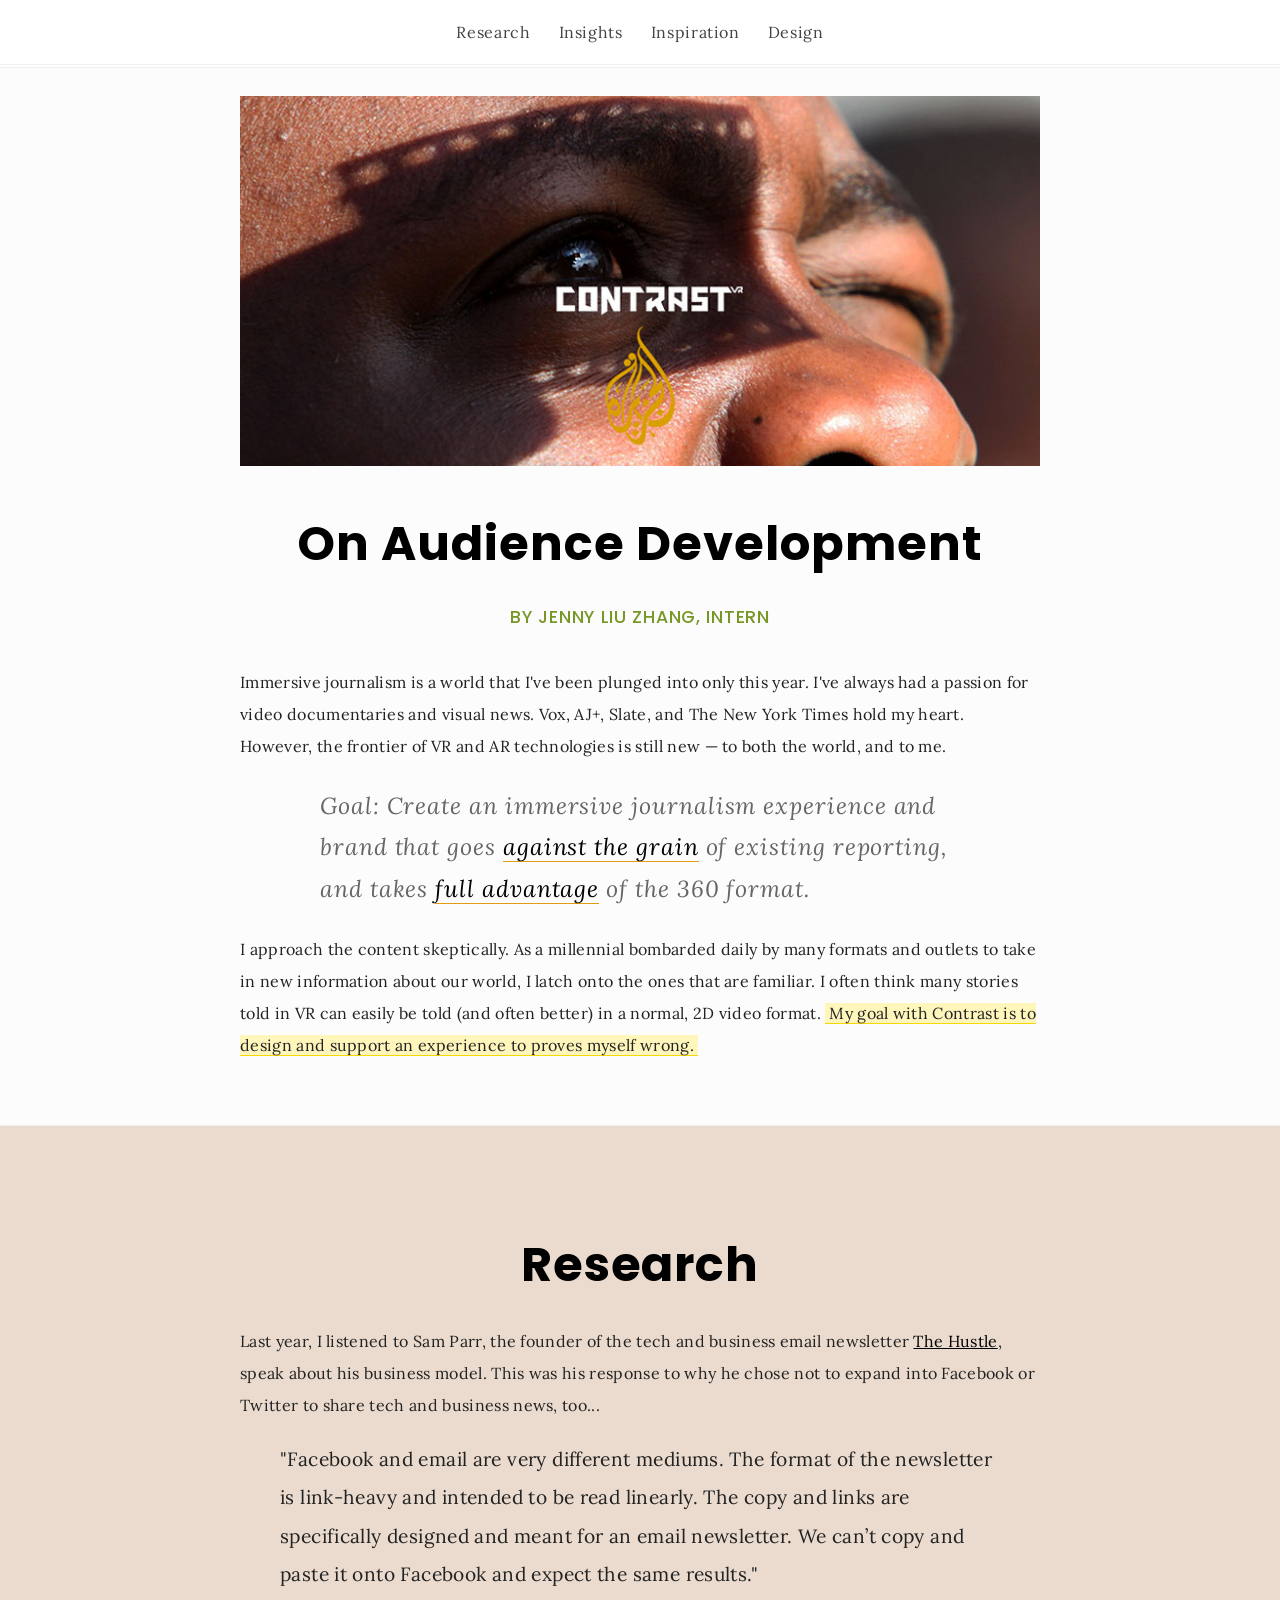
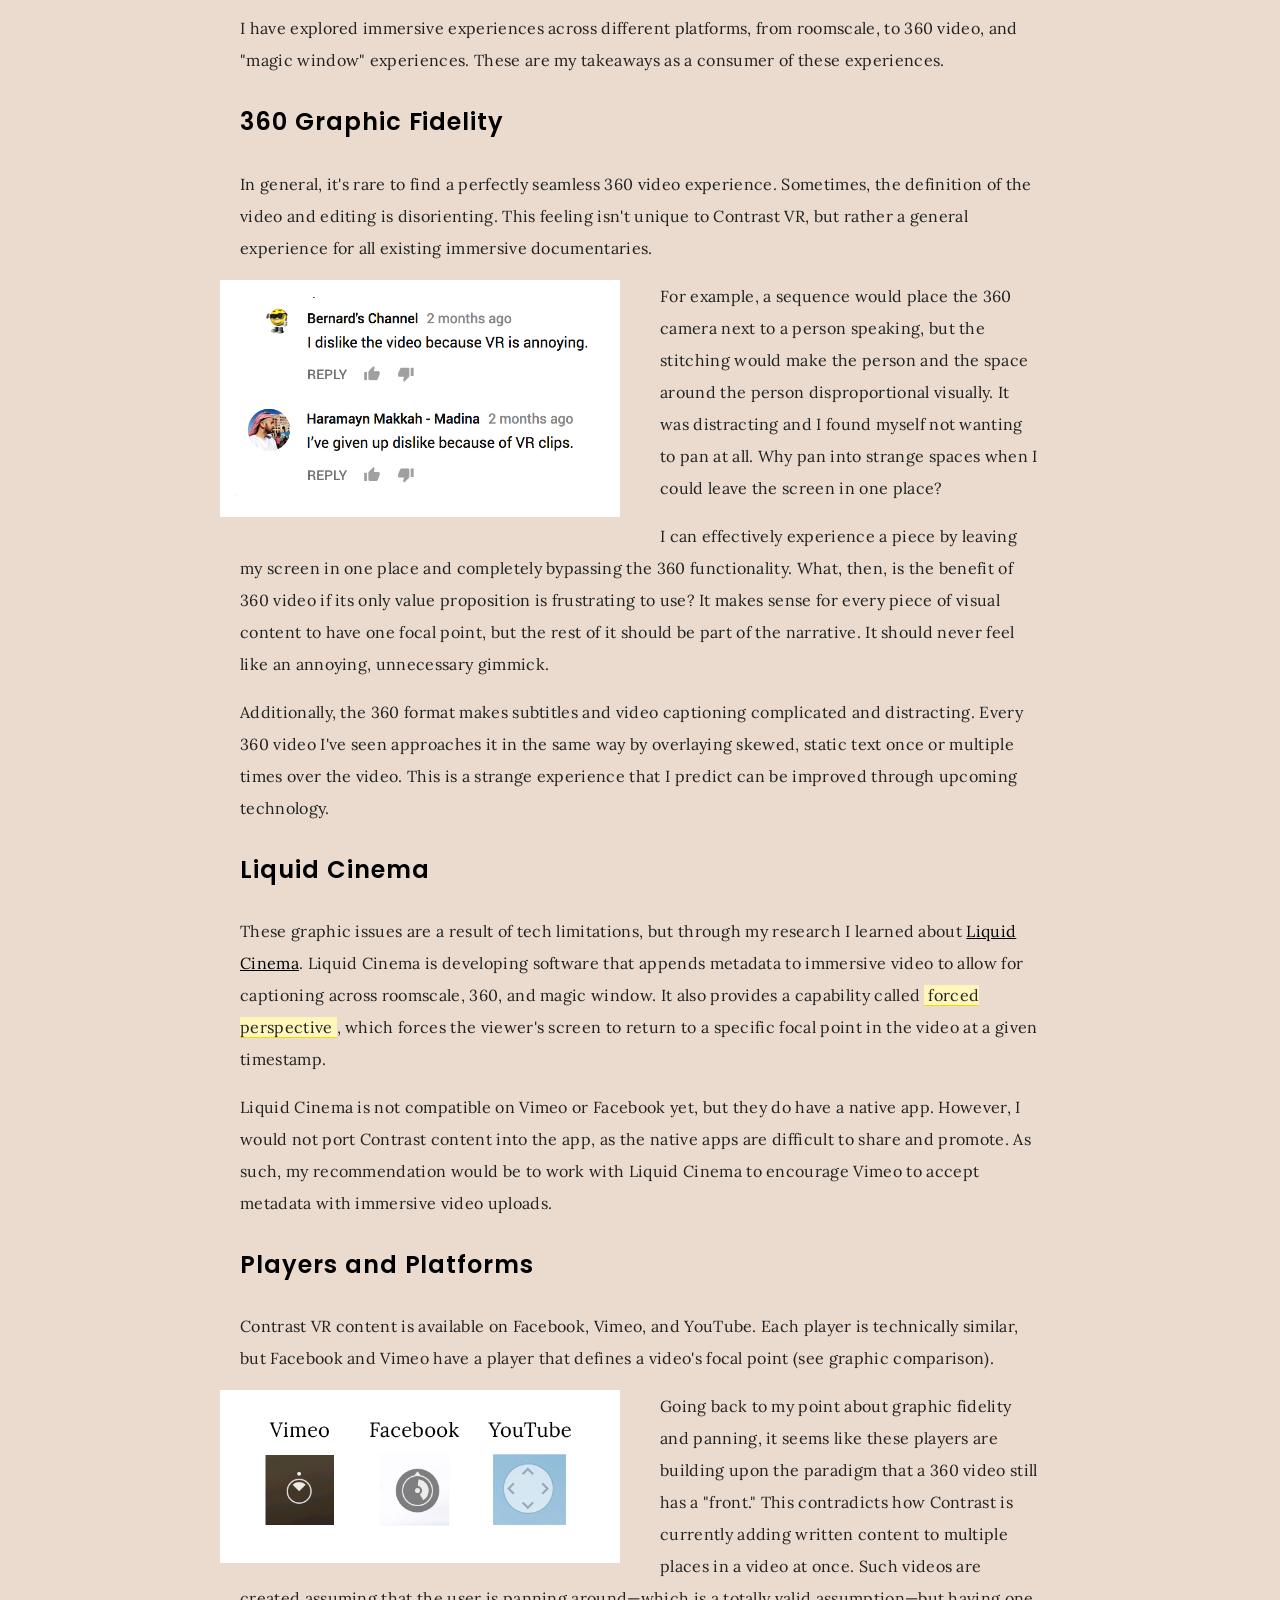
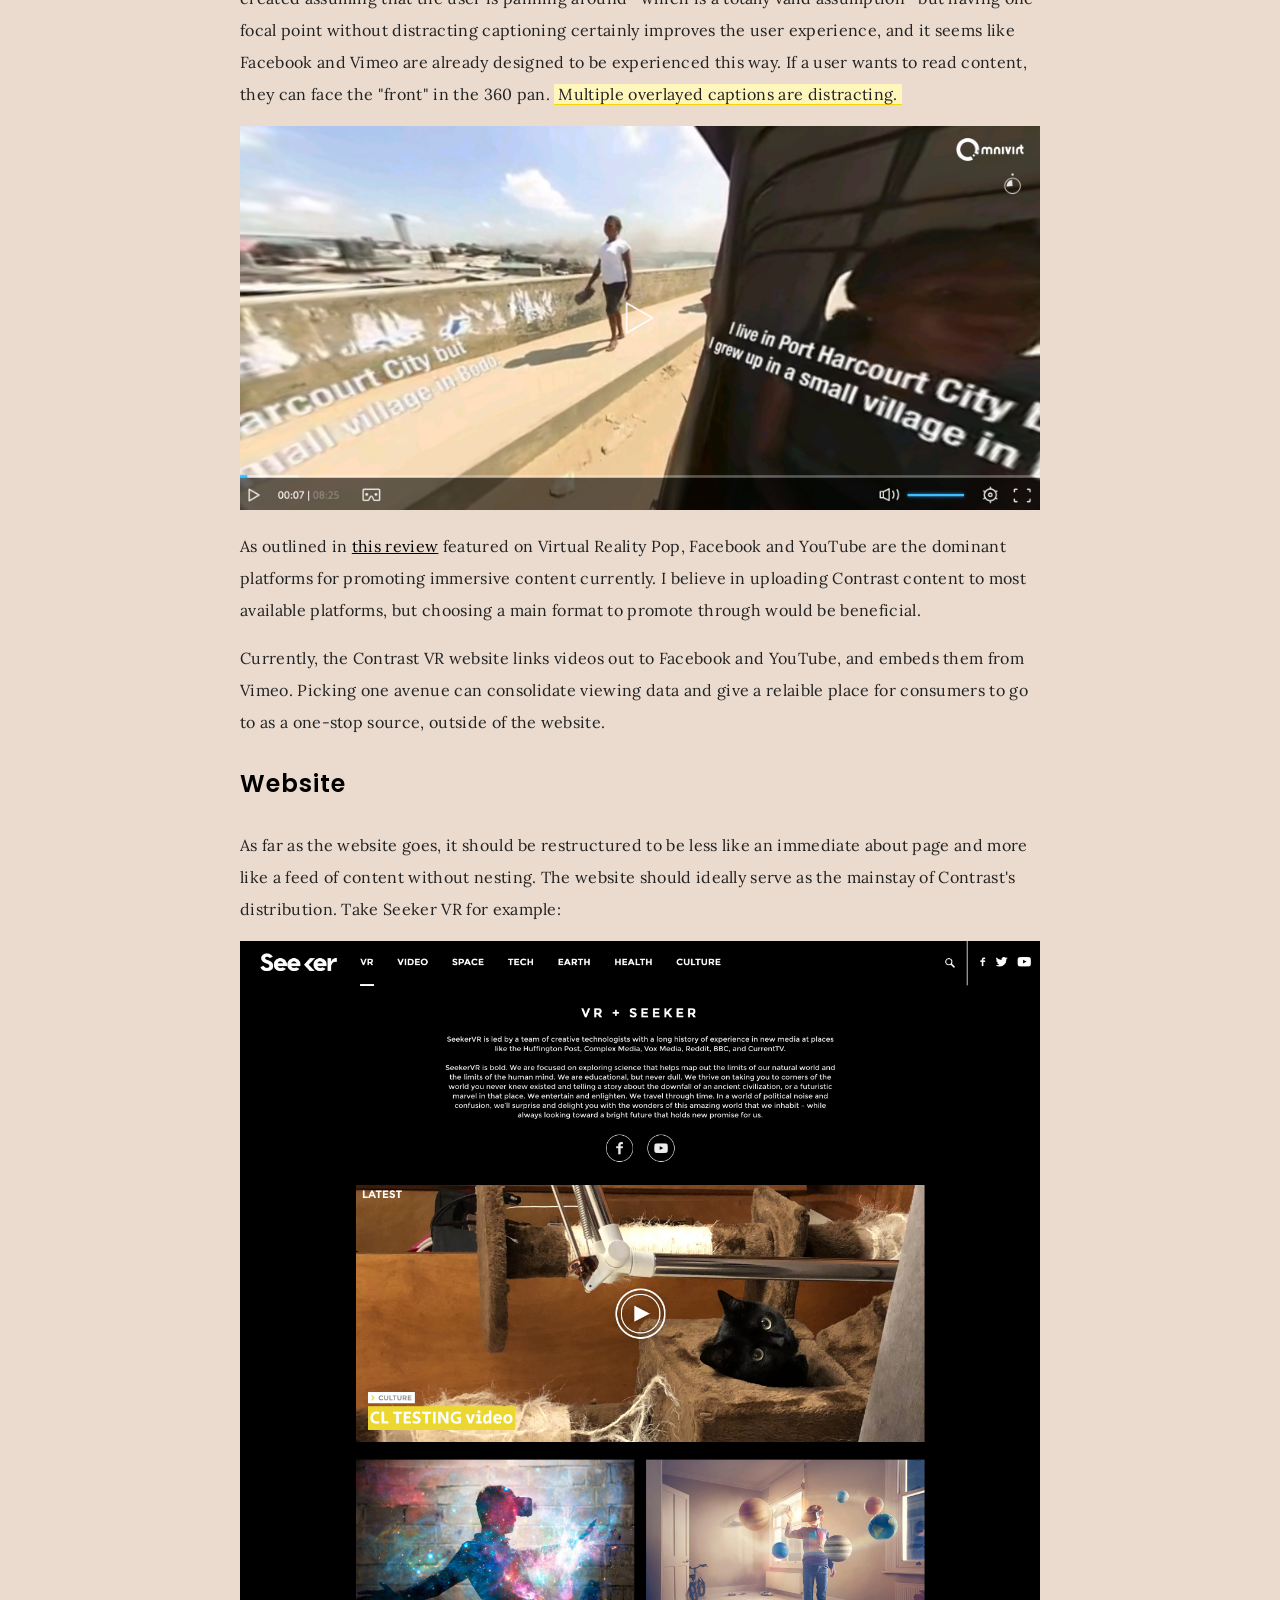
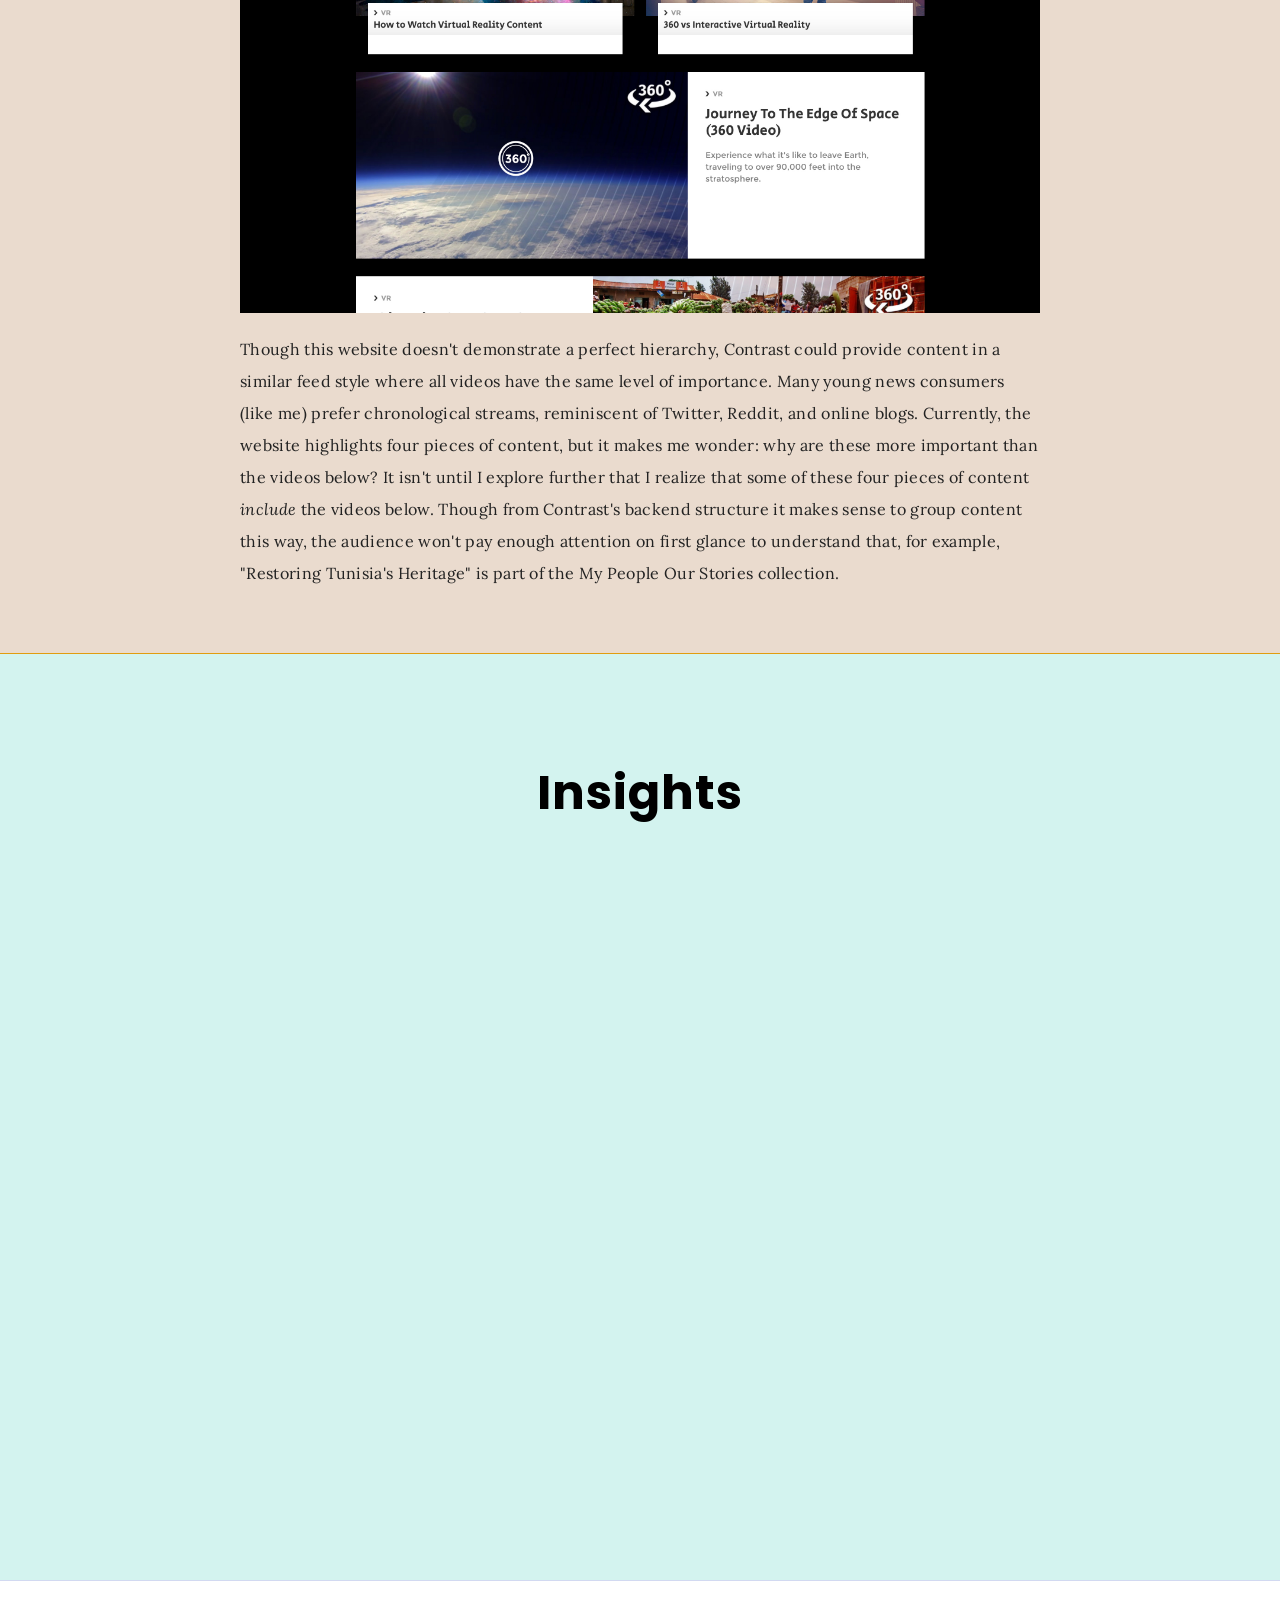
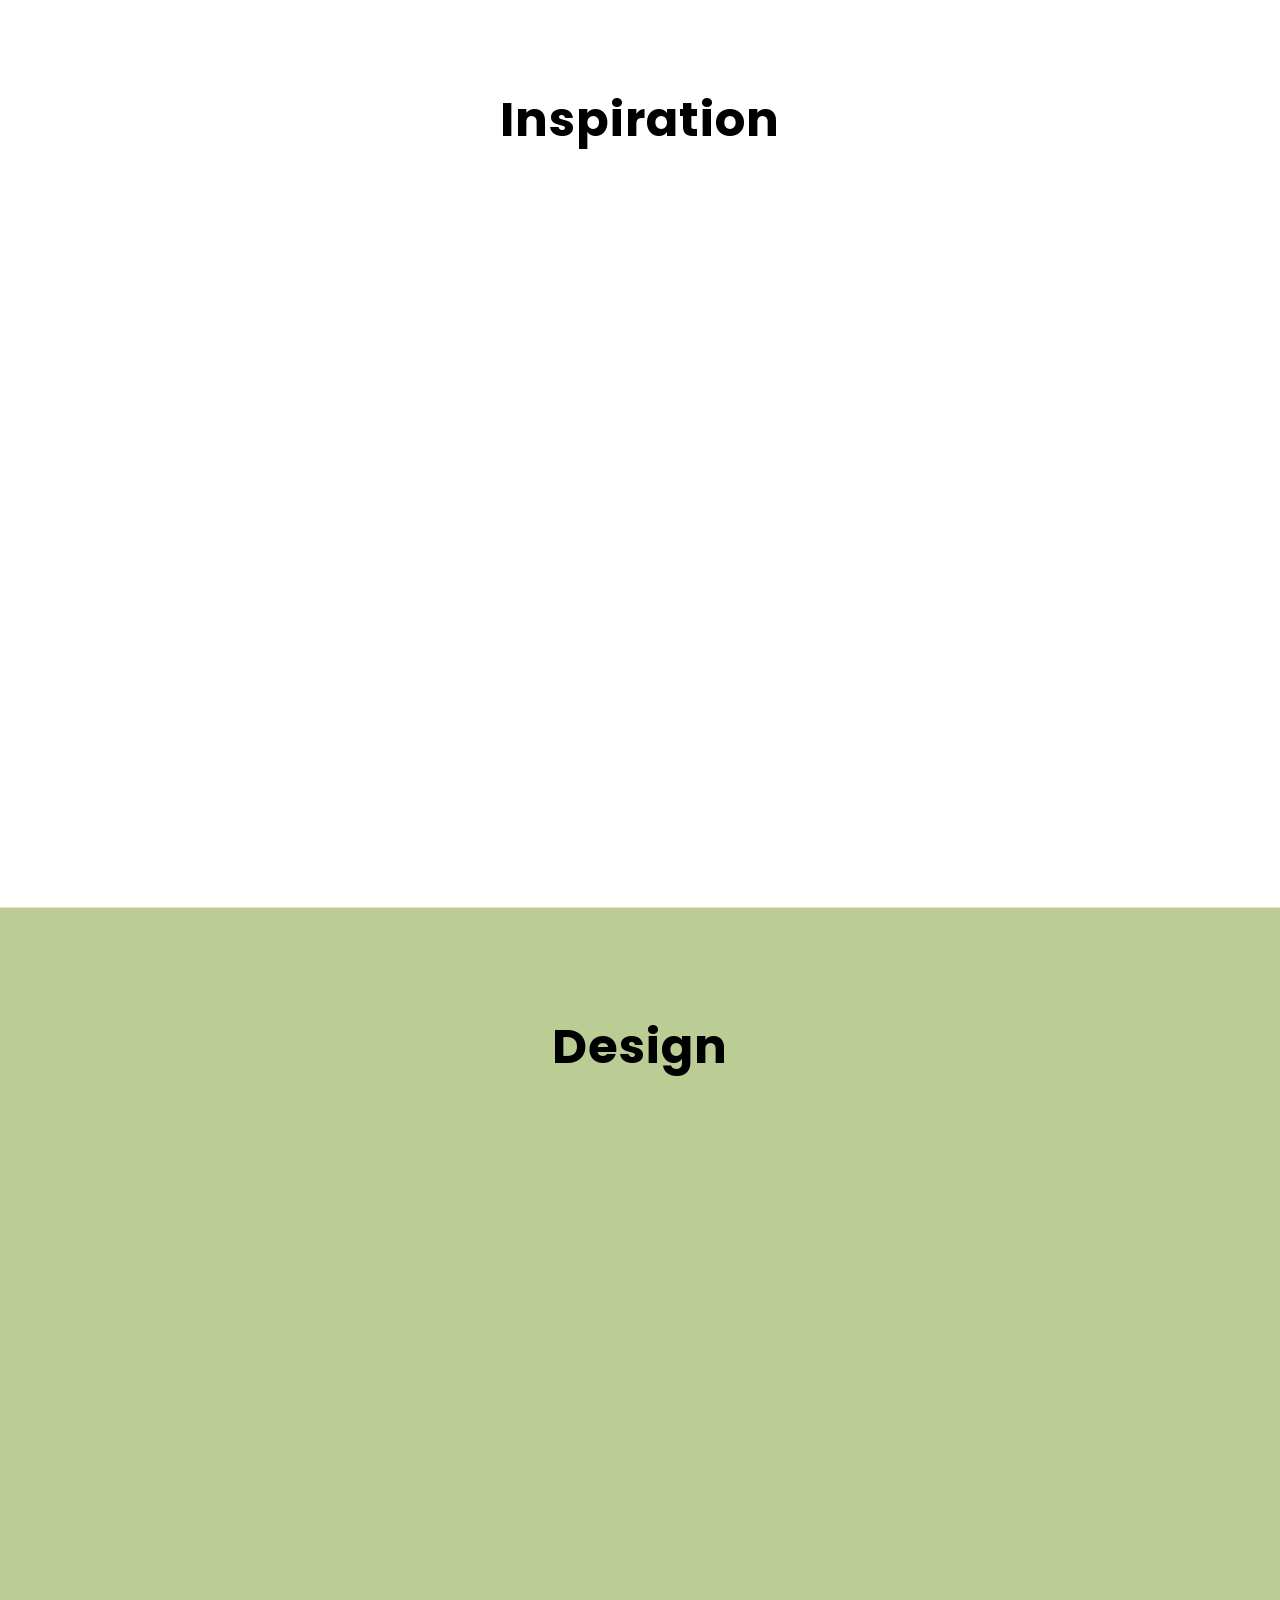
<file: contrast/index.html>
<!DOCTYPE html>
	<head>
		<title>Jenny's Contrast VR Research</title>
		<link href="https://fonts.googleapis.com/css?family=Lora:400,400i|Poppins:400,500,600,700" rel="stylesheet">
		<link href="style.css" rel="stylesheet">
	</head>
	<body>
		<nav>
			<a href="#research">Research</a>
			<a href="#insights">Insights</a>
			<a href="#inspiration">Inspiration</a>
			<a href="#design">Design</a>
		</nav>

		<div class="slide intro">
			<div class="wrap">
				<img src="img/cover.jpg" alt="">
				<h1>On Audience Development</h1>
				<h2>By Jenny Liu Zhang, Intern</h2>
				<p>Immersive journalism is a world that I've been plunged into only this year. I've always had a passion for video documentaries and visual news. Vox, AJ+, Slate, and The New York Times hold my heart. However, the frontier of VR and AR technologies is still new &mdash; to both the world, and to me.</p>
				<h4>Goal: Create an immersive journalism experience and brand that goes <span class="underline">against the grain</span> of existing reporting, and takes <span class="underline">full advantage</span> of the 360 format.</h4>
				<p>I approach the content skeptically. As a millennial bombarded daily by many formats and outlets to take in new information about our world, I latch onto the ones that are familiar. I often think many stories told in VR can easily be told (and often better) in a normal, 2D video format. <span class="highlight">My goal with Contrast is to design and support an experience to proves myself wrong.</span></p>
			</div>
		</div>

		<div id="research" class="slide research">
			<div class="wrap">
				<h1>Research</h1>
				<p>Last year, I listened to Sam Parr, the founder of the tech and business email newsletter <a href="http://thehustle.com" target="_blank">The Hustle</a>, speak about his business model. This was his response to why he chose not to expand into Facebook or Twitter to share tech and business news, too...</p>
				<blockquote>"Facebook and email are very different mediums. The format of the newsletter is link-heavy and intended to be read linearly. The copy and links are specifically designed and meant for an email newsletter. We can’t copy and paste it onto Facebook and expect the same results."</blockquote>
				<p>I have explored immersive experiences across different platforms, from roomscale, to 360 video, and "magic window" experiences. These are my takeaways as a consumer of these experiences.</p>
				<h3>360 Graphic Fidelity</h3>
				<p>In general, it's rare to find a perfectly seamless 360 video experience. Sometimes, the definition of the video and editing is disorienting. This feeling isn't unique to Contrast VR, but rather a general experience for all existing immersive documentaries.</p>
				<img src="img/youtube-comments.jpg" alt="" class="small-left">
				<p>For example, a sequence would place the 360 camera next to a person speaking, but the stitching would make the person and the space around the person disproportional visually. It was distracting and I found myself not wanting to pan at all. Why pan into strange spaces when I could leave the screen in one place?</p>
				<p>I can effectively experience a piece by leaving my screen in one place and completely bypassing the 360 functionality. What, then, is the benefit of 360 video if its only value proposition is frustrating to use? It makes sense for every piece of visual content to have one focal point, but the rest of it should be part of the narrative. It should never feel like an annoying, unnecessary gimmick.</p>
				<p>Additionally, the 360 format makes subtitles and video captioning complicated and distracting. Every 360 video I've seen approaches it in the same way by overlaying skewed, static text once or multiple times over the video. This is a strange experience that I predict can be improved through upcoming technology.</p>

				<h3>Liquid Cinema</h3>
				<p>These graphic issues are a result of tech limitations, but through my research I learned about <a href="http://liquidcinemavr.com/" target="_blank">Liquid Cinema</a>. Liquid Cinema is developing software that appends metadata to immersive video  to allow for captioning across roomscale, 360, and magic window. It also provides a capability called <span class="highlight">forced perspective</span>, which forces the viewer's screen to return to a specific focal point in the video at a given timestamp.</p>
				<p>Liquid Cinema is not compatible on Vimeo or Facebook yet, but they do have a native app. However, I would not port Contrast content into the app, as the native apps are difficult to share and promote. As such, my recommendation would be to work with Liquid Cinema to encourage Vimeo to accept metadata with immersive video uploads.</p>

				<h3>Players and Platforms</h3>
				<p>Contrast VR content is available on Facebook, Vimeo, and YouTube. Each player is technically similar, but Facebook and Vimeo have a player that defines a video's focal point (see graphic comparison).</p>
				<img src="img/players.jpg" alt="" class="small-left">
				<p>Going back to my point about graphic fidelity and panning, it seems like these players are building upon the paradigm that a 360 video still has a "front." This contradicts how Contrast is currently adding written content to multiple places in a video at once. Such videos are created assuming that the user is panning around&mdash;which is a totally valid assumption&mdash;but having one focal point without distracting captioning certainly improves the user experience, and it seems like Facebook and Vimeo are already designed to be experienced this way. If a user wants to read content, they can face the "front" in the 360 pan. <span class="highlight">Multiple overlayed captions are distracting.</span></p>
				<img src="img/subtitles.jpg" alt="">
				<p>As outlined in <a href="https://virtualrealitypop.com/facebook-vs-youtube-vs-vimeo-vs-littlstar-what-is-the-best-360-platform-adbb4b453c70" target="_blank">this review</a> featured on Virtual Reality Pop, Facebook and YouTube are the dominant platforms for promoting immersive content currently. I believe in uploading Contrast content to most available platforms, but choosing a main format to promote through would be beneficial.</p>
				<p>Currently, the Contrast VR website links videos out to Facebook and YouTube, and embeds them from Vimeo. Picking one avenue can consolidate viewing data and give a relaible place for consumers to go to as a one-stop source, outside of the website.</p>

				<h3>Website</h3>
				<p>As far as the website goes, it should be restructured to be less like an immediate about page and more like a feed of content without nesting. The website should ideally serve as the mainstay of Contrast's distribution. Take Seeker VR for example:</p>
				<img src="img/seekervr.jpg" alt="">
				<p>Though this website doesn't demonstrate a perfect hierarchy, Contrast could provide content in a similar feed style where all videos have the same level of importance. Many young news consumers (like me) prefer chronological streams, reminiscent of Twitter, Reddit, and online blogs. Currently, the website highlights four pieces of content, but it makes me wonder: why are these more important than the videos below? It isn't until I explore further that I realize that some of these four pieces of content <em>include</em> the videos below. Though from Contrast's backend structure it makes sense to group content this way, the audience won't pay enough attention on first glance to understand that, for example, "Restoring Tunisia's Heritage" is part of the My People Our Stories collection.</p>
			</div>
		</div>

		<div id="insights" class="slide insights">
			<div class="wrap">
				<h1>Insights</h1>
				<p style="display:none">I started comparing journalism branding to fashion branding.</p>
			</div>
		</div>

		<div id="inspiration" class="slide inspiration">
			<div class="wrap">
				<h1>Inspiration</h1>
				<img src="inspiration/Increment_illustration02_900px.jpg" alt=""  style="display:none">
				<p  style="display:none">I'm interested in a brand approach that is edgy, serious, and updated.</p>
			</div>
		</div>


		<div id="design" class="slide design">
			<div class="wrap">
				<h1>Design</h1>
				<p  style="display:none">In progress...</p>
			</div>
		</div>
	</body>
</html>
</file>
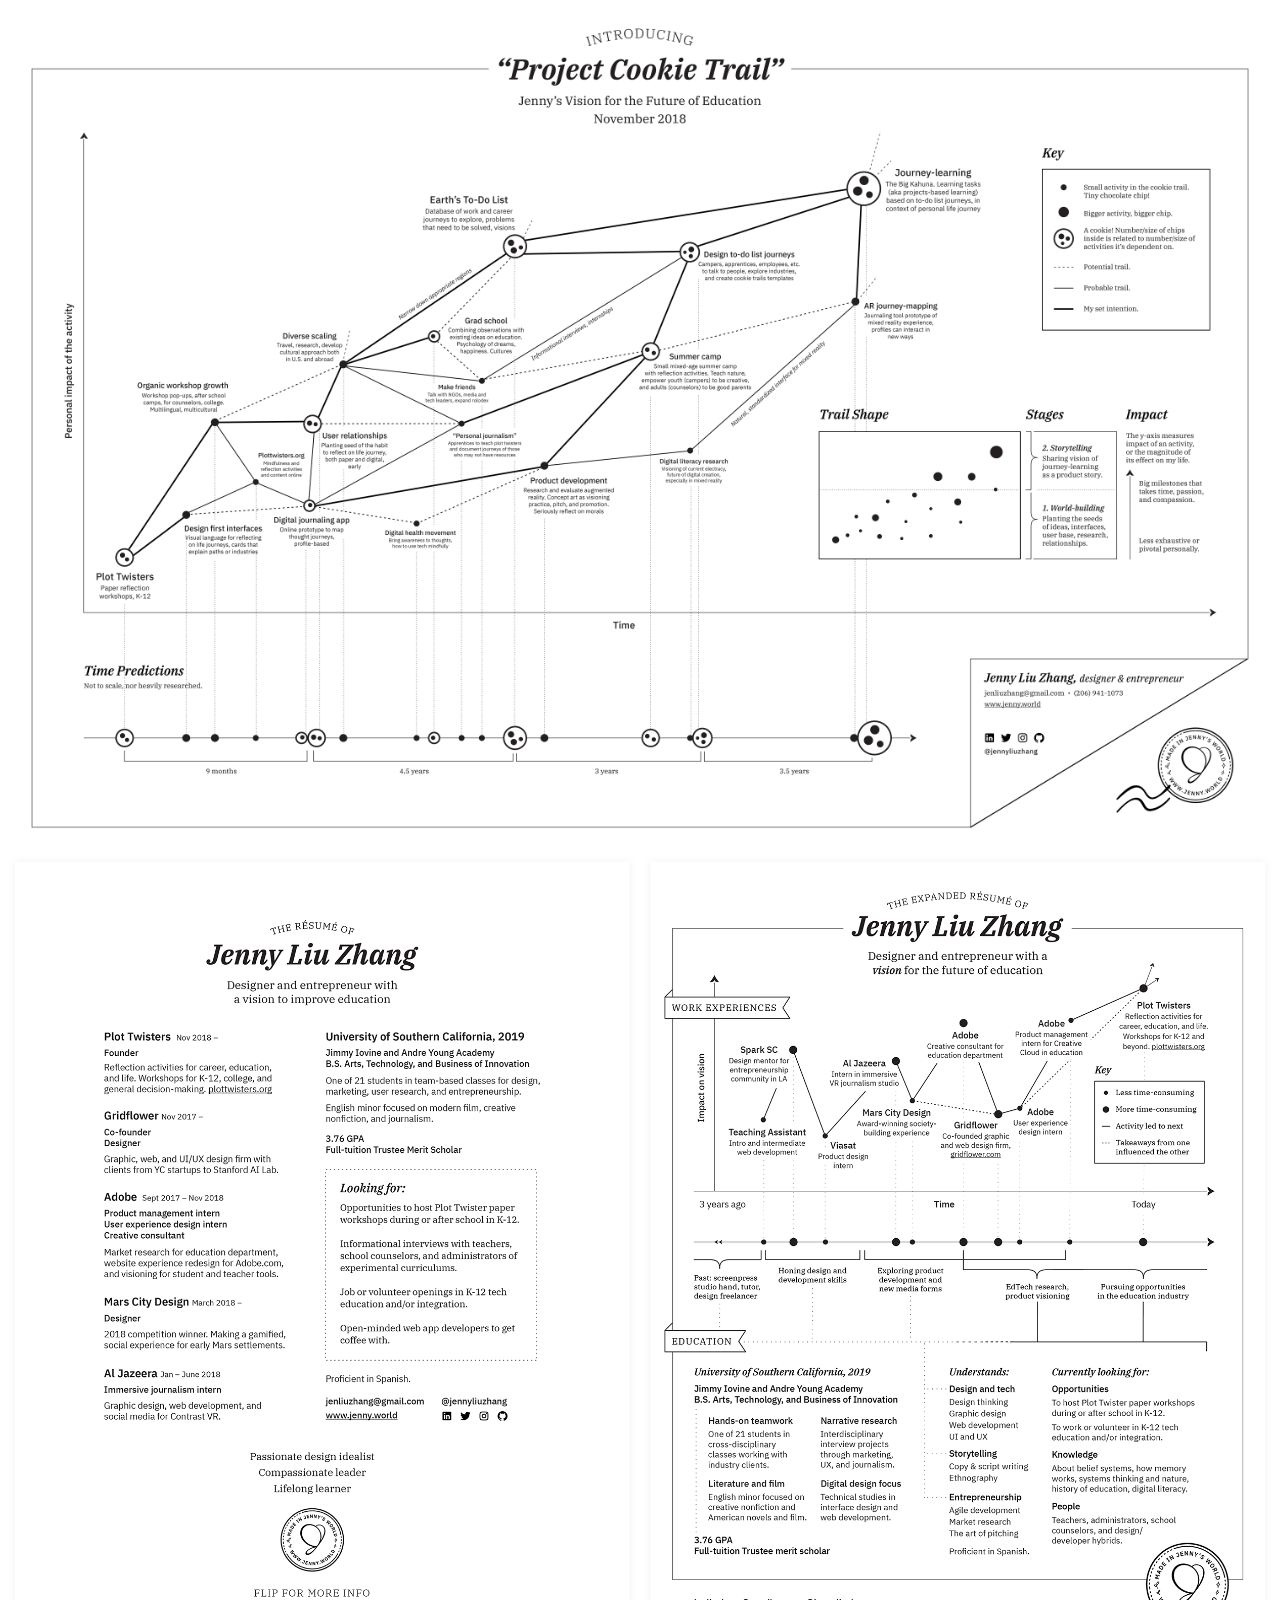
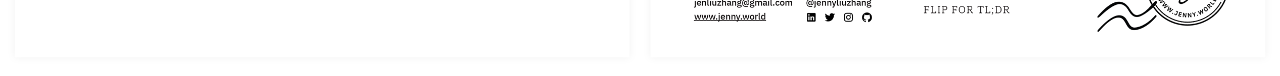
<file: cookietrail/index.html>
<!DOCTYPE html>
<html>
  <head>
    <meta charset="utf-8">
    <meta http-equiv="X-UA-Compatible" content="IE=edge">
    <title>Project Cookie Trail</title>
    <link rel='shortcut icon' type='image/x-icon' href='cookiefav.png'>
    <meta name="viewport" content="width=device-width, initial-scale=1">
    <link href="https://fonts.googleapis.com/css?family=Lora" rel="stylesheet">

    <meta name="Description" content="A peek into the world of Jenny Liu Zhang." />

    <style>

    #cookietrail, #resumes {
      width: 100%;
    }
    
    </style>
  </head>

  <body>
    <img id="cookietrail" src="cookietrail.jpg" alt="">
    <img id="resumes" src="resumes-sm.png" alt="">
  </body>
</html>
</file>
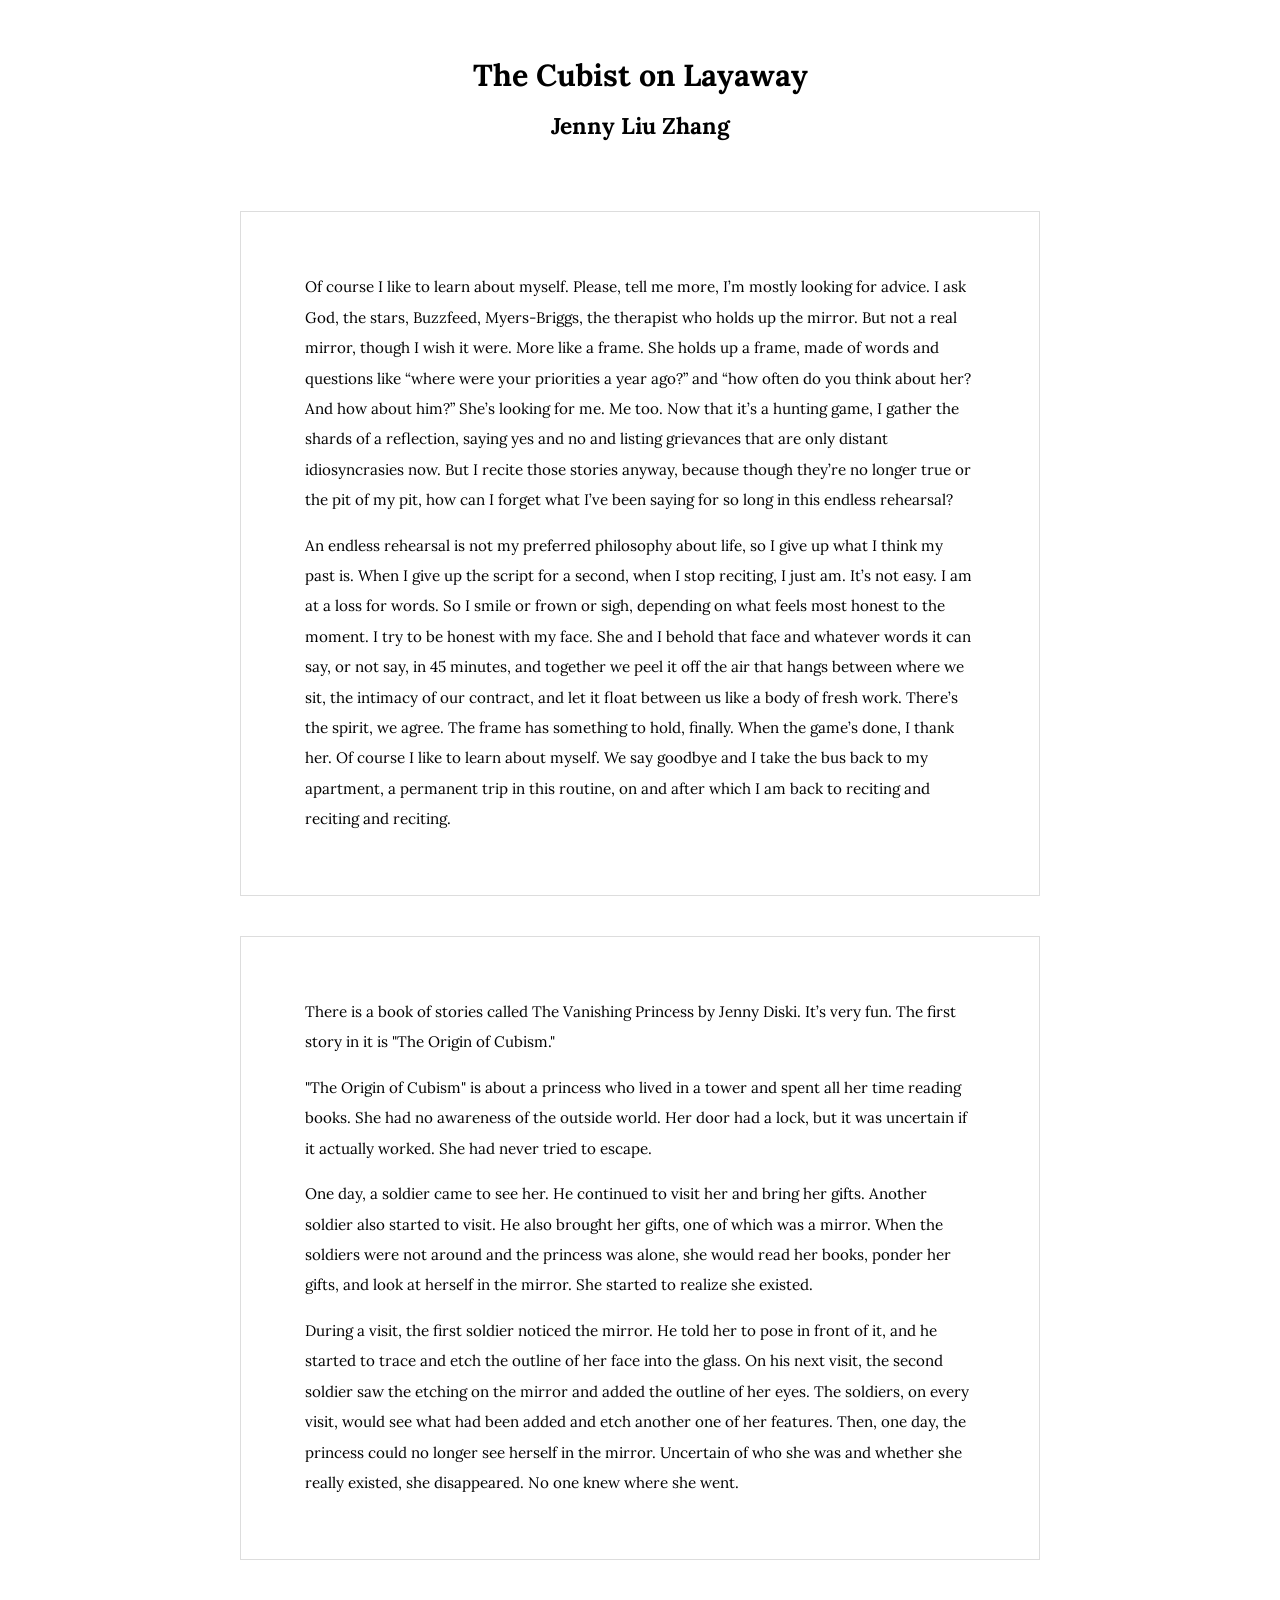
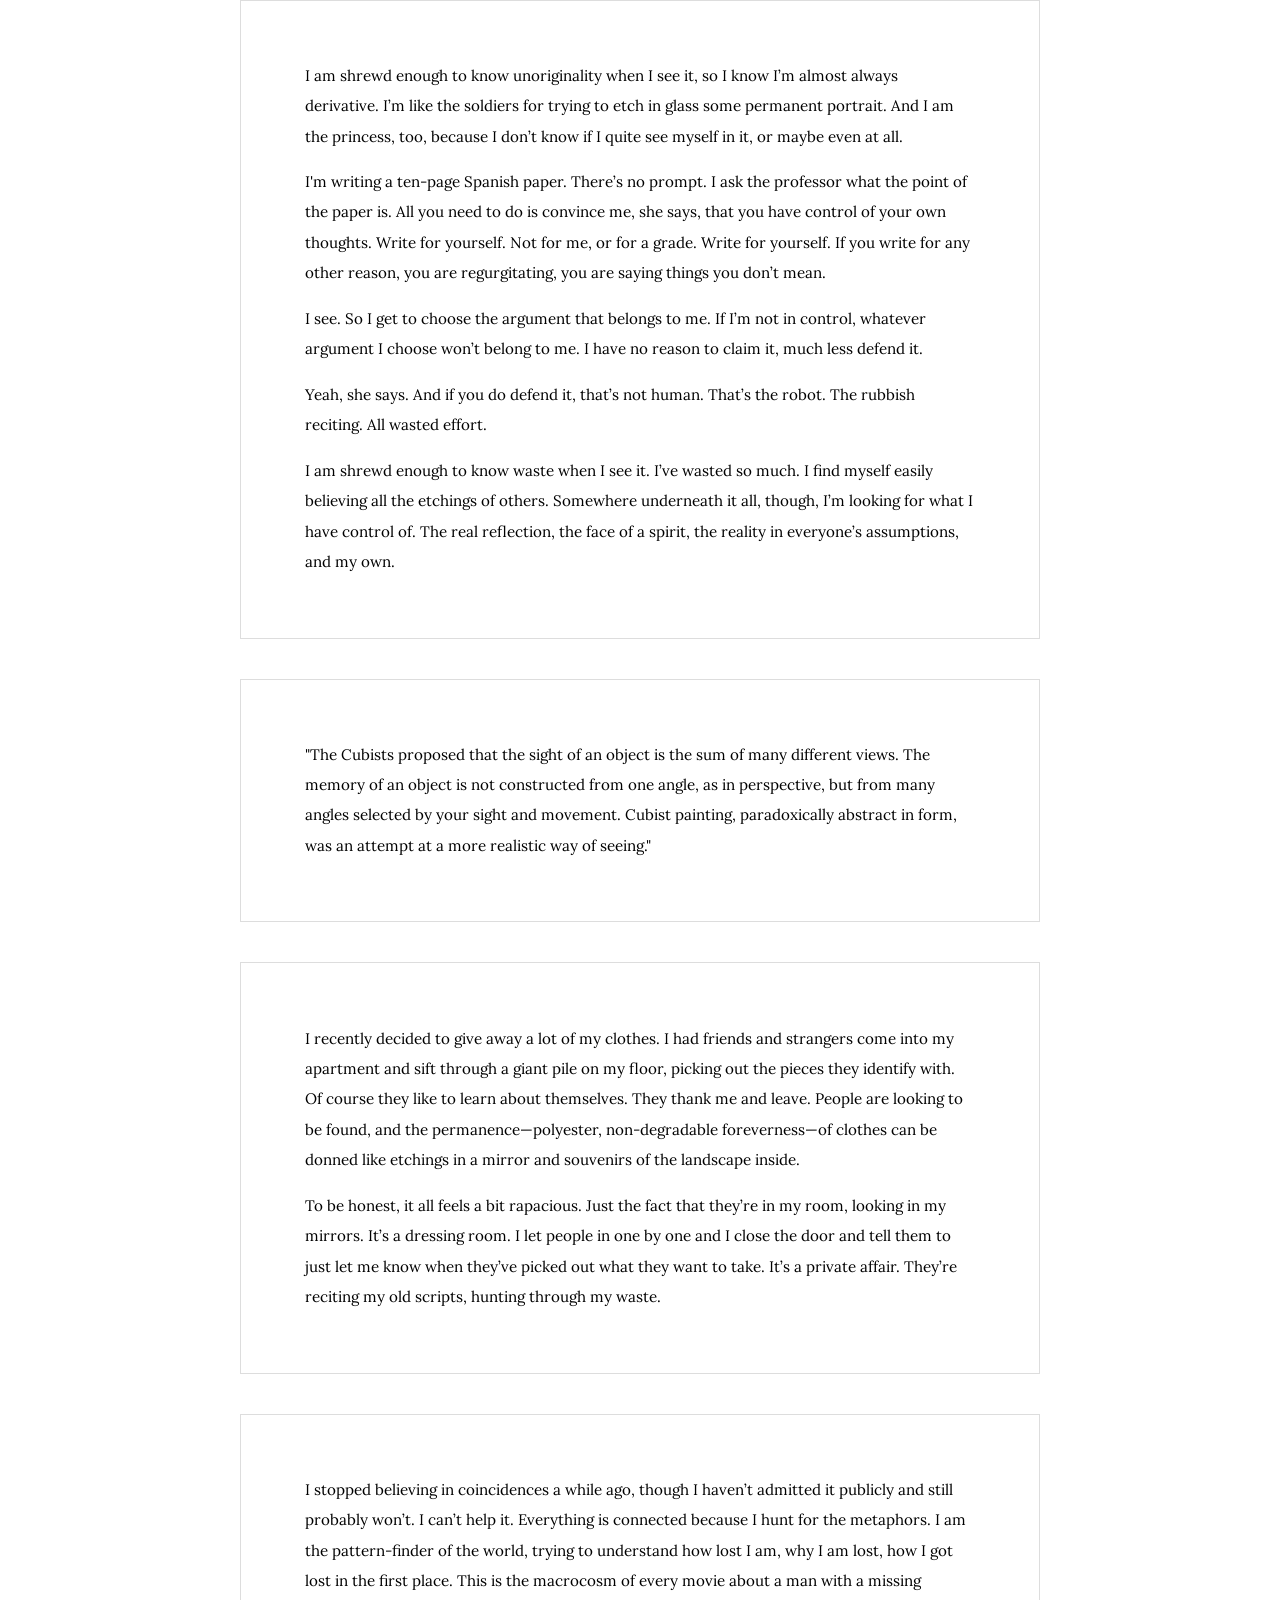
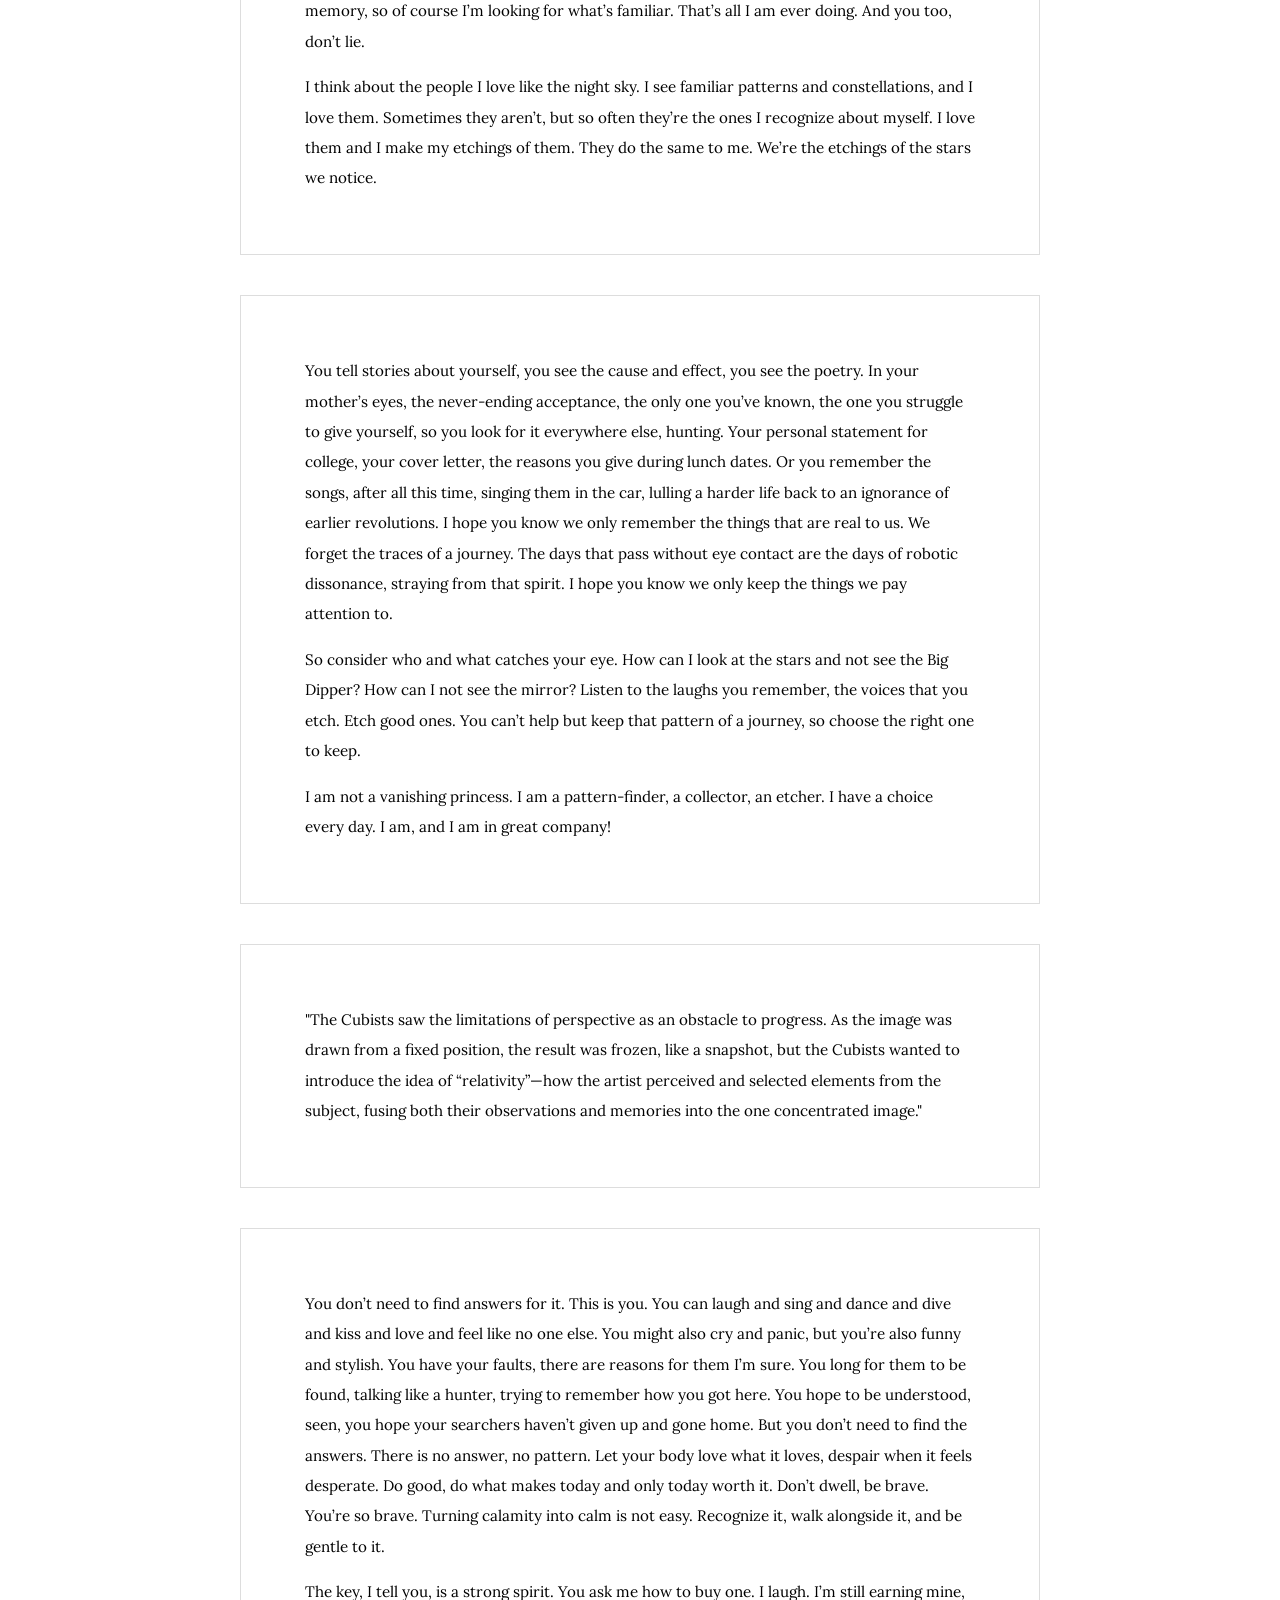
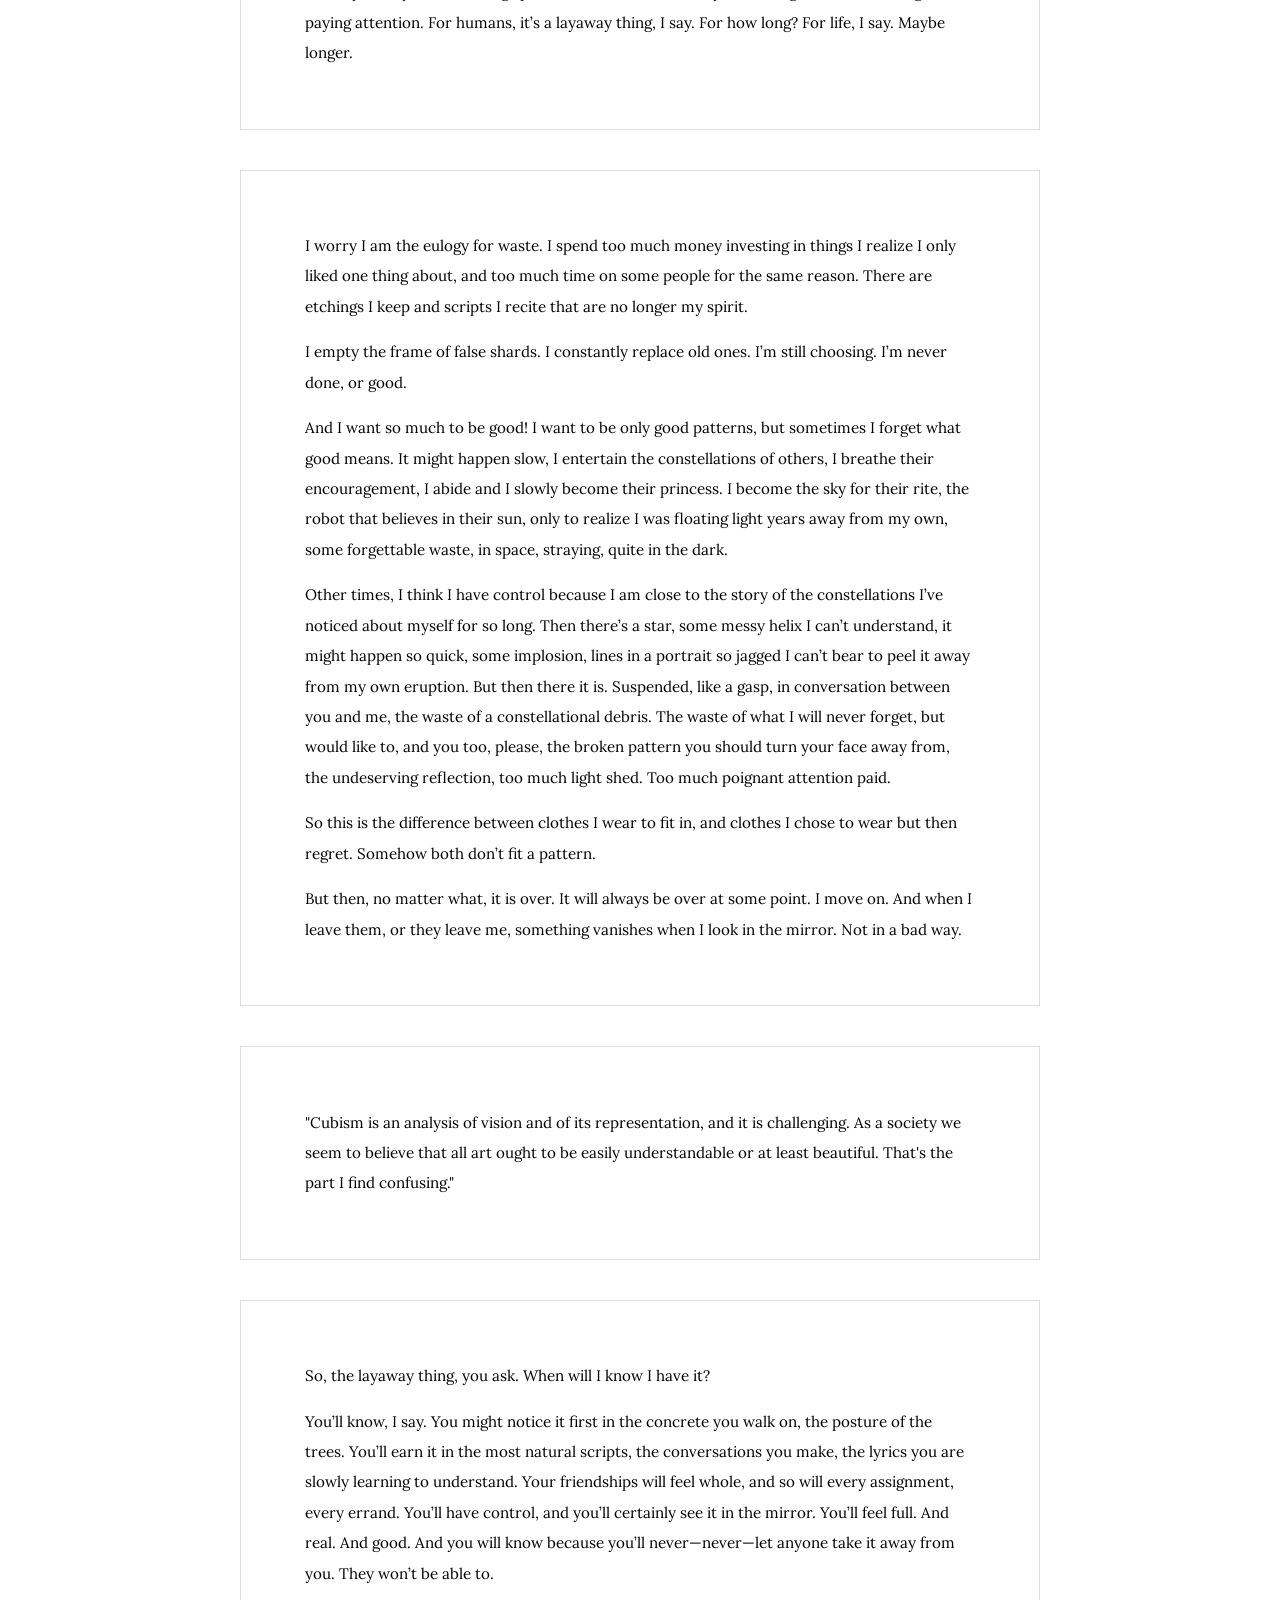
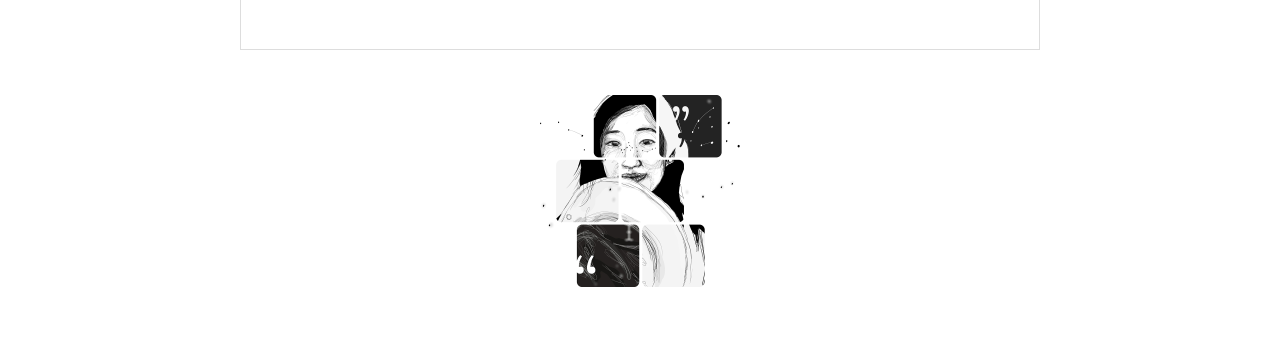
<file: cubist/index.html>
<!DOCTYPE html>
<html>
<head>
  <title>The Cubist on Layaway by Jenny Liu Zhang</title>
  <link href="https://fonts.googleapis.com/css?family=Lora" rel="stylesheet">

  <meta property="og:image" content="../jennytypes-wide.jpg">

  <style>
    body {
      margin: 0;
      background: #fff;
      font: normal 0.95em/2em "Lora", serif;
    }

    #wrap {
      margin: 60px auto;
      max-width: 800px;
    }

    .paper {
      background: #fff;
      margin: 20px 0 40px 0;
      padding: 5vh 5vw;
      border: 1px solid #ddd;
    }

    .paper h3 {
      text-align: center;
    }

    h1, h2, h3 {
      text-align: center;
    }

    h2 { margin-bottom: 70px; }

    #jennytypes {
      display: block;
      width: 200px;
      margin: 5vh auto;
    }
  </style>
</head>
<body>
  <div id="wrap">
    <h1>The Cubist on Layaway</h1>
    <h2>Jenny Liu Zhang</h2>
    <div class="paper">
      <p>Of course I like to learn about myself. Please, tell me more, I’m mostly looking for advice. I ask God, the stars, Buzzfeed, Myers-Briggs, the therapist who holds up the mirror. But not a real mirror, though I wish it were. More like a frame. She holds up a frame, made of words and questions like “where were your priorities a year ago?” and “how often do you think about her? And how about him?” She’s looking for me. Me too. Now that it’s a hunting game, I gather the shards of a reflection, saying yes and no and listing grievances that are only distant idiosyncrasies now. But I recite those stories anyway, because though they’re no longer true or the pit of my pit, how can I forget what I’ve been saying for so long in this endless rehearsal?</p>

      <p>An endless rehearsal is not my preferred philosophy about life, so I give up what I think my past is. When I give up the script for a second, when I stop reciting, I just am. It’s not easy. I am at a loss for words. So I smile or frown or sigh, depending on what feels most honest to the moment. I try to be honest with my face. She and I behold that face and whatever words it can say, or not say, in 45 minutes, and together we peel it off the air that hangs between where we sit, the intimacy of our contract, and let it float between us like a body of fresh work. There’s the spirit, we agree. The frame has something to hold, finally. When the game’s done, I thank her. Of course I like to learn about myself. We say goodbye and I take the bus back to my apartment, a permanent trip in this routine, on and after which I am back to reciting and reciting and reciting.</p>
    </div>

    <div class="paper">
      <p>There is a book of stories called The Vanishing Princess by Jenny Diski. It’s very fun. The first story in it is "The Origin of Cubism."</p>

      <p>"The Origin of Cubism" is about a princess who lived in a tower and spent all her time reading books. She had no awareness of the outside world. Her door had a lock, but it was uncertain if it actually worked. She had never tried to escape.</p>

      <p>One day, a soldier came to see her. He continued to visit her and bring her gifts. Another soldier also started to visit. He also brought her gifts, one of which was a mirror. When the soldiers were not around and the princess was alone, she would read her books, ponder her gifts, and look at herself in the mirror. She started to realize she existed.</p>

      <p>During a visit, the first soldier noticed the mirror. He told her to pose in front of it, and he started to trace and etch the outline of her face into the glass. On his next visit, the second soldier saw the etching on the mirror and added the outline of her eyes. The soldiers, on every visit, would see what had been added and etch another one of her features. Then, one day, the princess could no longer see herself in the mirror. Uncertain of who she was and whether she really existed, she disappeared. No one knew where she went.</p>
    </div>

    <div class="paper">
      <p>I am shrewd enough to know unoriginality when I see it, so I know I’m almost always derivative. I’m like the soldiers for trying to etch in glass some permanent portrait. And I am the princess, too, because I don’t know if I quite see myself in it, or maybe even at all.</p>

      <p>I'm writing a ten-page Spanish paper. There’s no prompt. I ask the professor what the point of the paper is. All you need to do is convince me, she says, that you have control of your own thoughts. Write for yourself. Not for me, or for a grade. Write for yourself. If you write for any other reason, you are regurgitating, you are saying things you don’t mean.</p>

      <p>I see. So I get to choose the argument that belongs to me. If I’m not in control, whatever argument I choose won’t belong to me. I have no reason to claim it, much less defend it.</p>

      <p>Yeah, she says. And if you do defend it, that’s not human. That’s the robot. The rubbish reciting. All wasted effort.</p>

      <p>I am shrewd enough to know waste when I see it. I’ve wasted so much. I find myself easily believing all the etchings of others. Somewhere underneath it all, though, I’m looking for what I have control of. The real reflection, the face of a spirit, the reality in everyone’s assumptions, and my own.</p>
    </div>

    <div class="paper">
      <p>"The Cubists proposed that the sight of an object is the sum of many different views. The memory of an object is not constructed from one angle, as in perspective, but from many angles selected by your sight and movement. Cubist painting, paradoxically abstract in form, was an attempt at a more realistic way of seeing."</p>
    </div>

    <div class="paper">
      <p>I recently decided to give away a lot of my clothes. I had friends and strangers come into my apartment and sift through a giant pile on my floor, picking out the pieces they identify with. Of course they like to learn about themselves. They thank me and leave. People are looking to be found, and the permanence&mdash;polyester, non-degradable foreverness&mdash;of clothes can be donned like etchings in a mirror and souvenirs of the landscape inside.</p>

      <p>To be honest, it all feels a bit rapacious. Just the fact that they’re in my room, looking in my mirrors. It’s a dressing room. I let people in one by one and I close the door and tell them to just let me know when they’ve picked out what they want to take. It’s a private affair. They’re reciting my old scripts, hunting through my waste.</p>
    </div>

    <div class="paper">
      <p>I stopped believing in coincidences a while ago, though I haven’t admitted it publicly and still probably won’t. I can’t help it. Everything is connected because I hunt for the metaphors. I am the pattern-finder of the world, trying to understand how lost I am, why I am lost, how I got lost in the first place. This is the macrocosm of every movie about a man with a missing memory, so of course I’m looking for what’s familiar. That’s all I am ever doing. And you too, don’t lie.</p>

      <p>I think about the people I love like the night sky. I see familiar patterns and constellations, and I love them. Sometimes they aren’t, but so often they’re the ones I recognize about myself. I love them and I make my etchings of them. They do the same to me. We’re the etchings of the stars we notice.</p>
    </div>

    <div class="paper">
      <p>You tell stories about yourself, you see the cause and effect, you see the poetry. In your mother’s eyes, the never-ending acceptance, the only one you’ve known, the one you struggle to give yourself, so you look for it everywhere else, hunting. Your personal statement for college, your cover letter, the reasons you give during lunch dates. Or you remember the songs, after all this time, singing them in the car, lulling a harder life back to an ignorance of earlier revolutions. I hope you know we only remember the things that are real to us. We forget the traces of a journey. The days that pass without eye contact are the days of robotic dissonance, straying from that spirit. I hope you know we only keep the things we pay attention to.</p>
      <p>So consider who and what catches your eye. How can I look at the stars and not see the Big Dipper? How can I not see the mirror? Listen to the laughs you remember, the voices that you etch. Etch good ones. You can’t help but keep that pattern of a journey, so choose the right one to keep.</p>
      <p>I am not a vanishing princess. I am a pattern-finder, a collector, an etcher. I have a choice every day. I am, and I am in great company!</p>
    </div>

    <div class="paper">
      <p>"The Cubists saw the limitations of perspective as an obstacle to progress. As the image was drawn from a fixed position, the result was frozen, like a snapshot, but the Cubists wanted to introduce the idea of “relativity”—how the artist perceived and selected elements from the subject, fusing both their observations and memories into the one concentrated image."</p>
    </div>

    <div class="paper">
      <p>You don’t need to find answers for it. This is you. You can laugh and sing and dance and dive and kiss and love and feel like no one else. You might also cry and panic, but you’re also funny and stylish. You have your faults, there are reasons for them I’m sure. You long for them to be found, talking like a hunter, trying to remember how you got here. You hope to be understood, seen, you hope your searchers haven’t given up and gone home. But you don’t need to find the answers. There is no answer, no pattern. Let your body love what it loves, despair when it feels desperate. Do good, do what makes today and only today worth it. Don’t dwell, be brave. You’re so brave. Turning calamity into calm is not easy. Recognize it, walk alongside it, and be gentle to it.</p>
      <p>The key, I tell you, is a strong spirit. You ask me how to buy one. I laugh. I’m still earning mine, paying attention. For humans, it’s a layaway thing, I say. For how long? For life, I say. Maybe longer.</p>
    </div>

    <div class="paper">
      <p>I worry I am the eulogy for waste. I spend too much money investing in things I realize I only liked one thing about, and too much time on some people for the same reason. There are etchings I keep and scripts I recite that are no longer my spirit.</p>
      <p>I empty the frame of false shards. I constantly replace old ones. I’m still choosing. I’m never done, or good.</p>
      <p>And I want so much to be good! I want to be only good patterns, but sometimes I forget what good means. It might happen slow, I entertain the constellations of others, I breathe their encouragement, I abide and I slowly become their princess. I become the sky for their rite, the robot that believes in their sun, only to realize I was floating light years away from my own, some forgettable waste, in space, straying, quite in the dark.</p>
      <p>Other times, I think I have control because I am close to the story of the constellations I’ve noticed about myself for so long. Then there’s a star, some messy helix I can’t understand, it might happen so quick, some implosion, lines in a portrait so jagged I can’t bear to peel it away from my own eruption. But then there it is. Suspended, like a gasp, in conversation between you and me, the waste of a constellational debris. The waste of what I will never forget, but would like to, and you too, please, the broken pattern you should turn your face away from, the undeserving reflection, too much light shed. Too much poignant attention paid.</p>
      <p>So this is the difference between clothes I wear to fit in, and clothes I chose to wear but then regret. Somehow both don’t fit a pattern.</p>
      <p>But then, no matter what, it is over. It will always be over at some point. I move on. And when I leave them, or they leave me, something vanishes when I look in the mirror. Not in a bad way.</p>
    </div>

    <div class="paper">
      <p>"Cubism is an analysis of vision and of its representation, and it is challenging. As a society we seem to believe that all art ought to be easily understandable or at least beautiful. That's the part I find confusing."</p>
    </div>

    <div class="paper">
      <p>So, the layaway thing, you ask. When will I know I have it?</p>
      <p>You’ll know, I say. You might notice it first in the concrete you walk on, the posture of the trees. You’ll earn it in the most natural scripts, the conversations you make, the lyrics you are slowly learning to understand. Your friendships will feel whole, and so will every assignment, every errand. You’ll have control, and you’ll certainly see it in the mirror. You’ll feel full. And real. And good. And you will know because you’ll never&mdash;never&mdash;let anyone take it away from you. They won’t be able to.</p>
    </div>

    <a href="http://jennytypes.com/"><img id="jennytypes" src="../jennytypes.jpg" alt=""></a>

  </div>
</body>
</html>
</file>
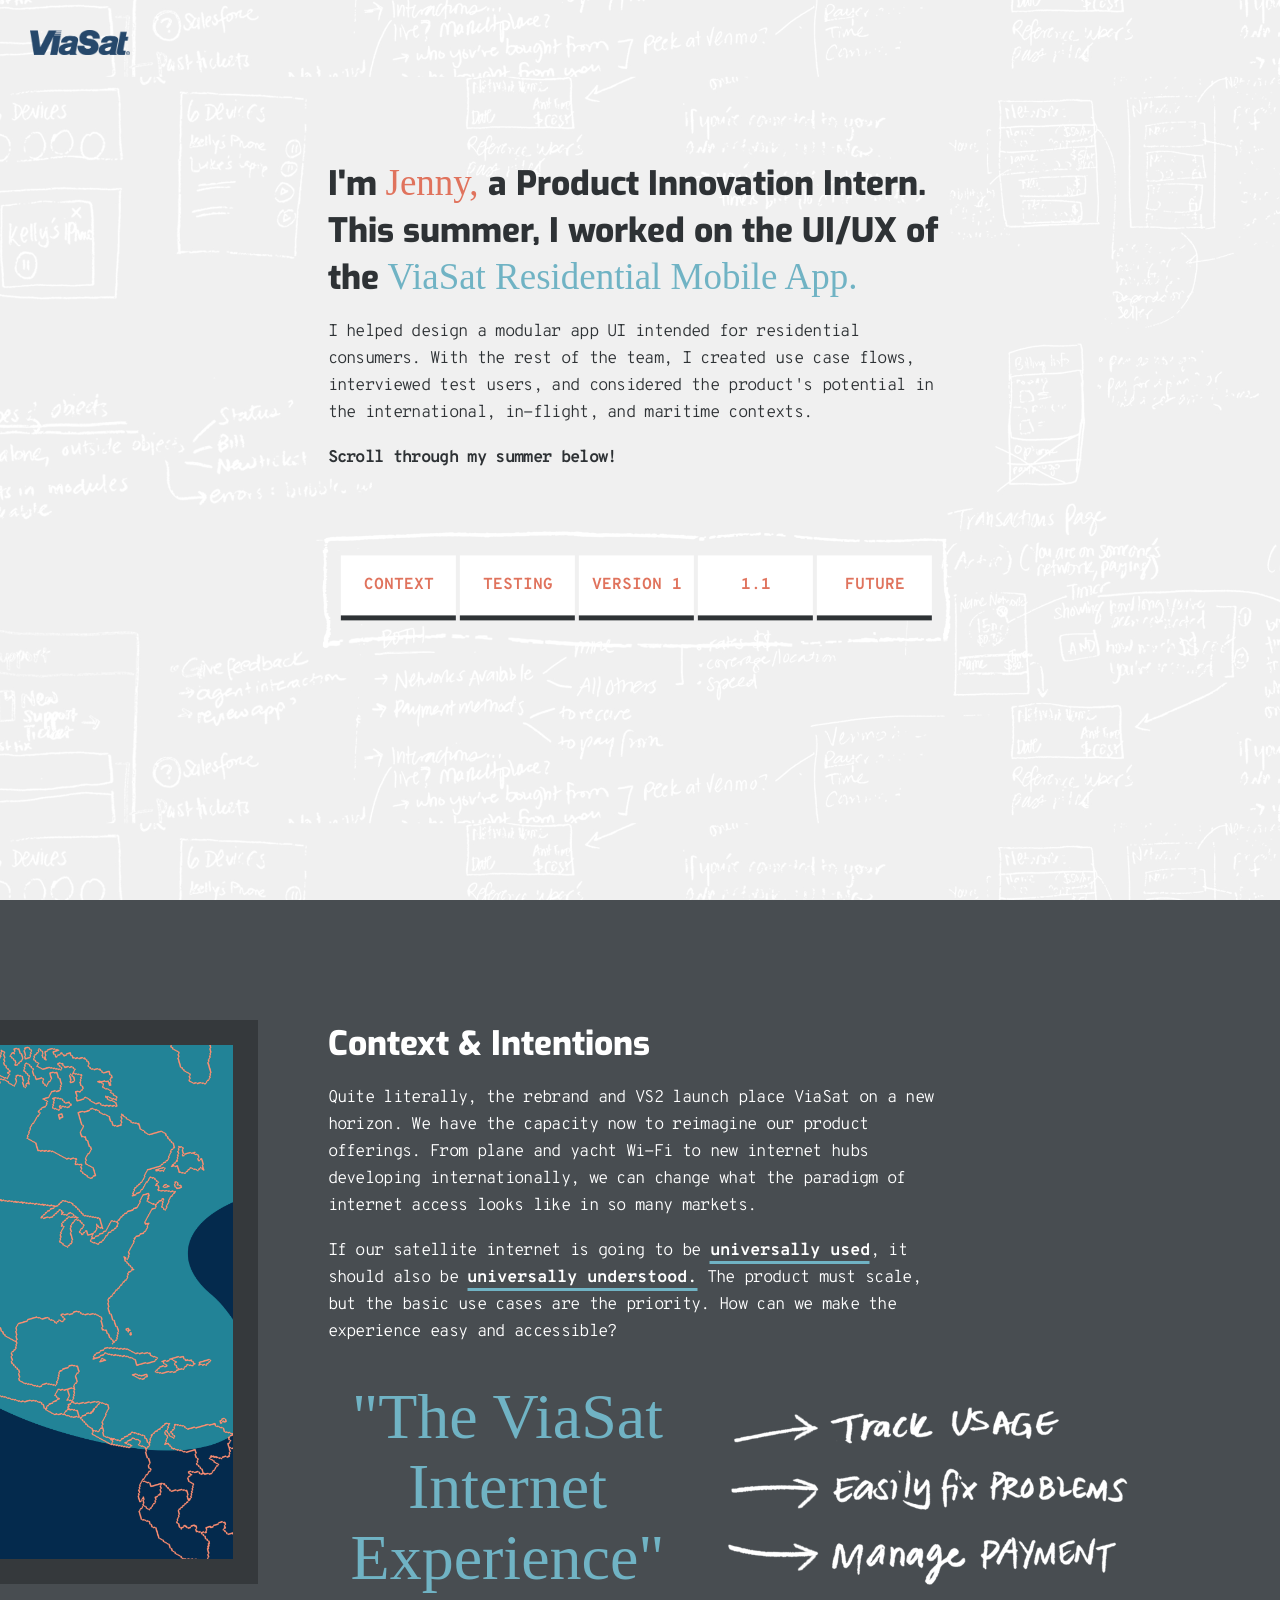
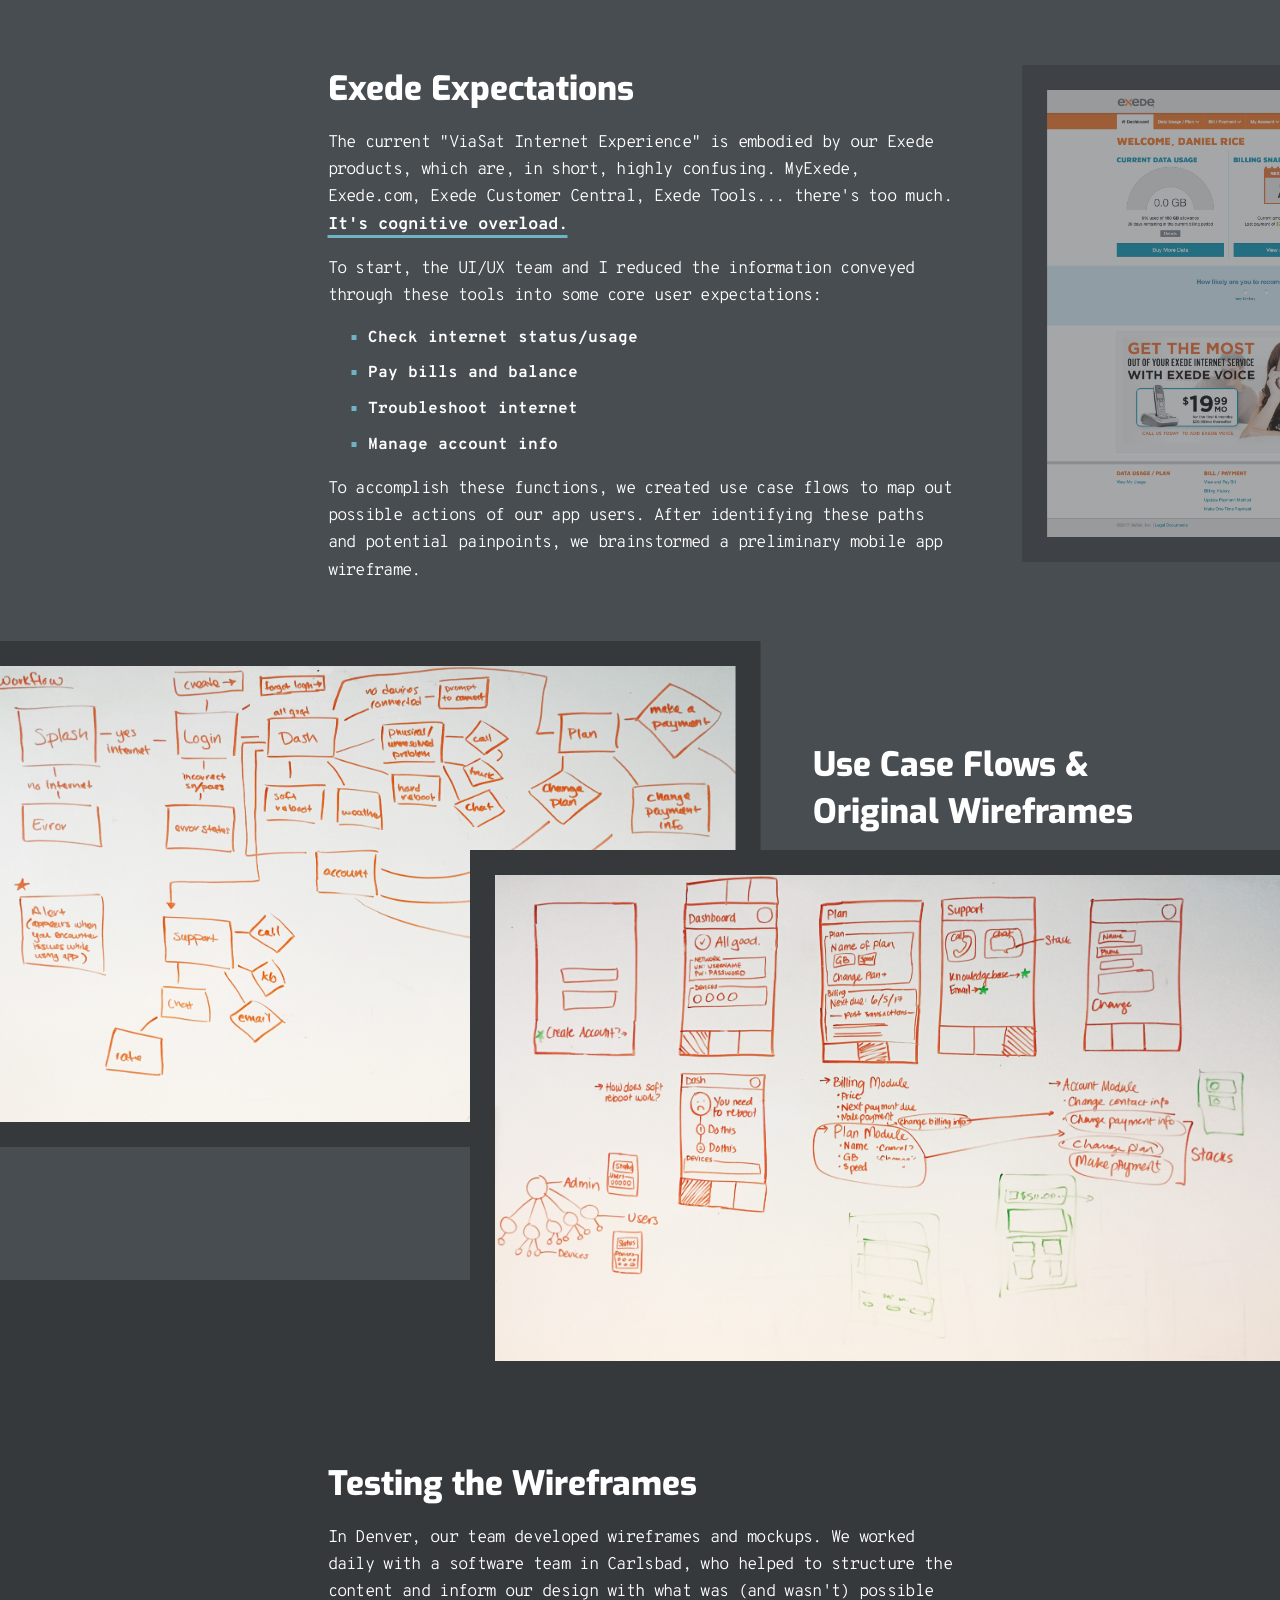
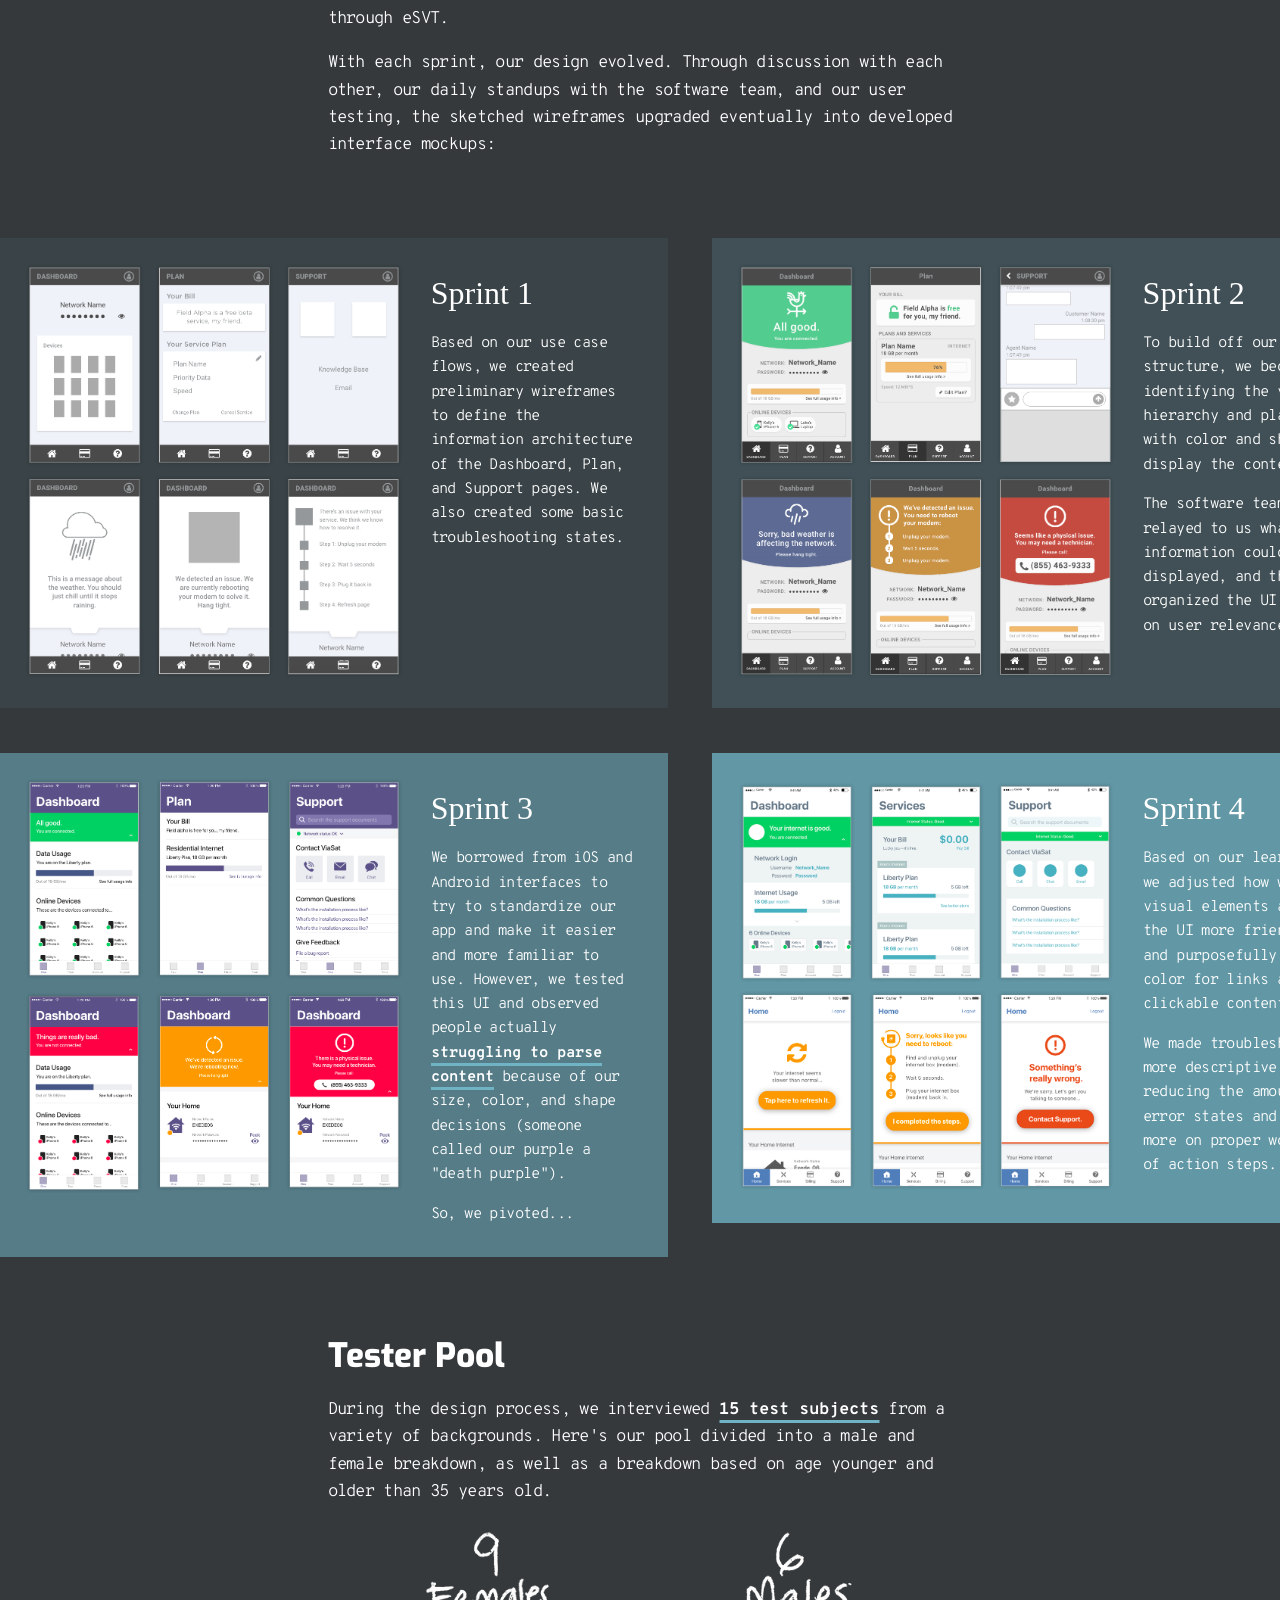
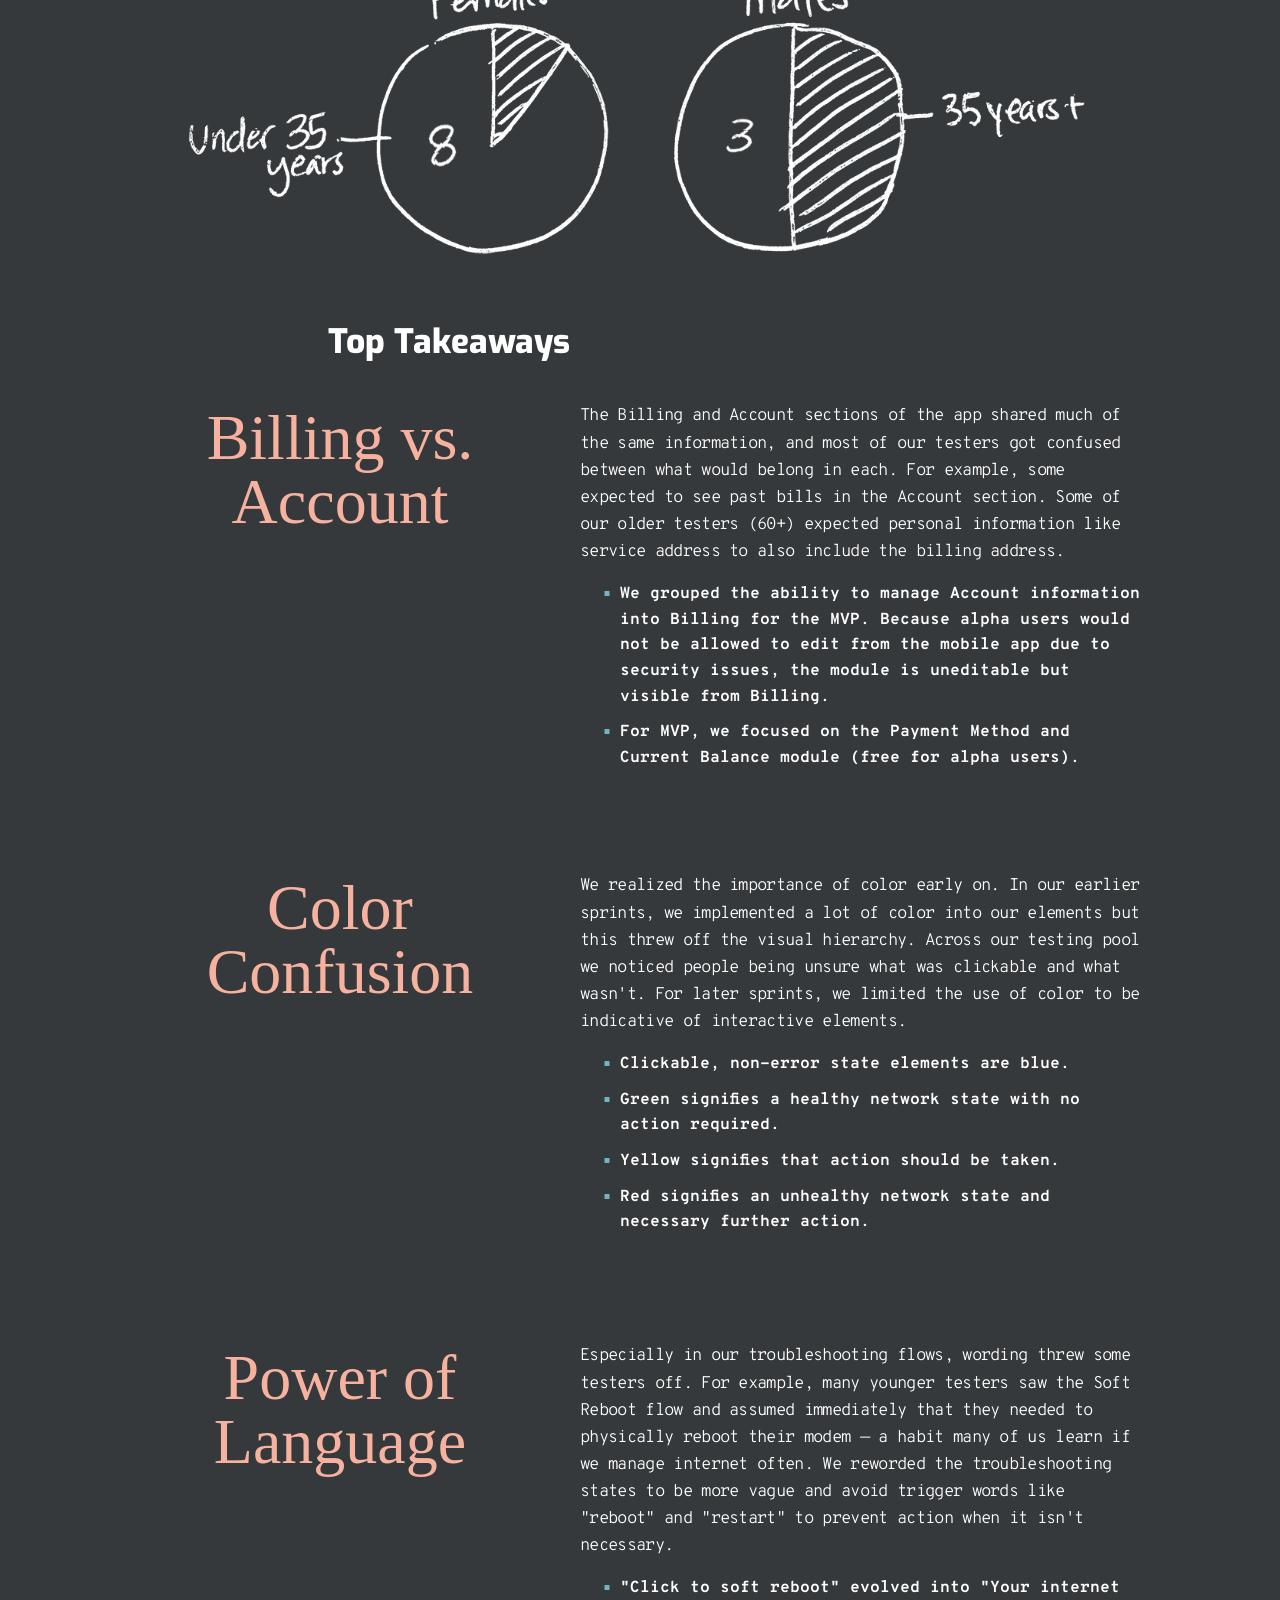
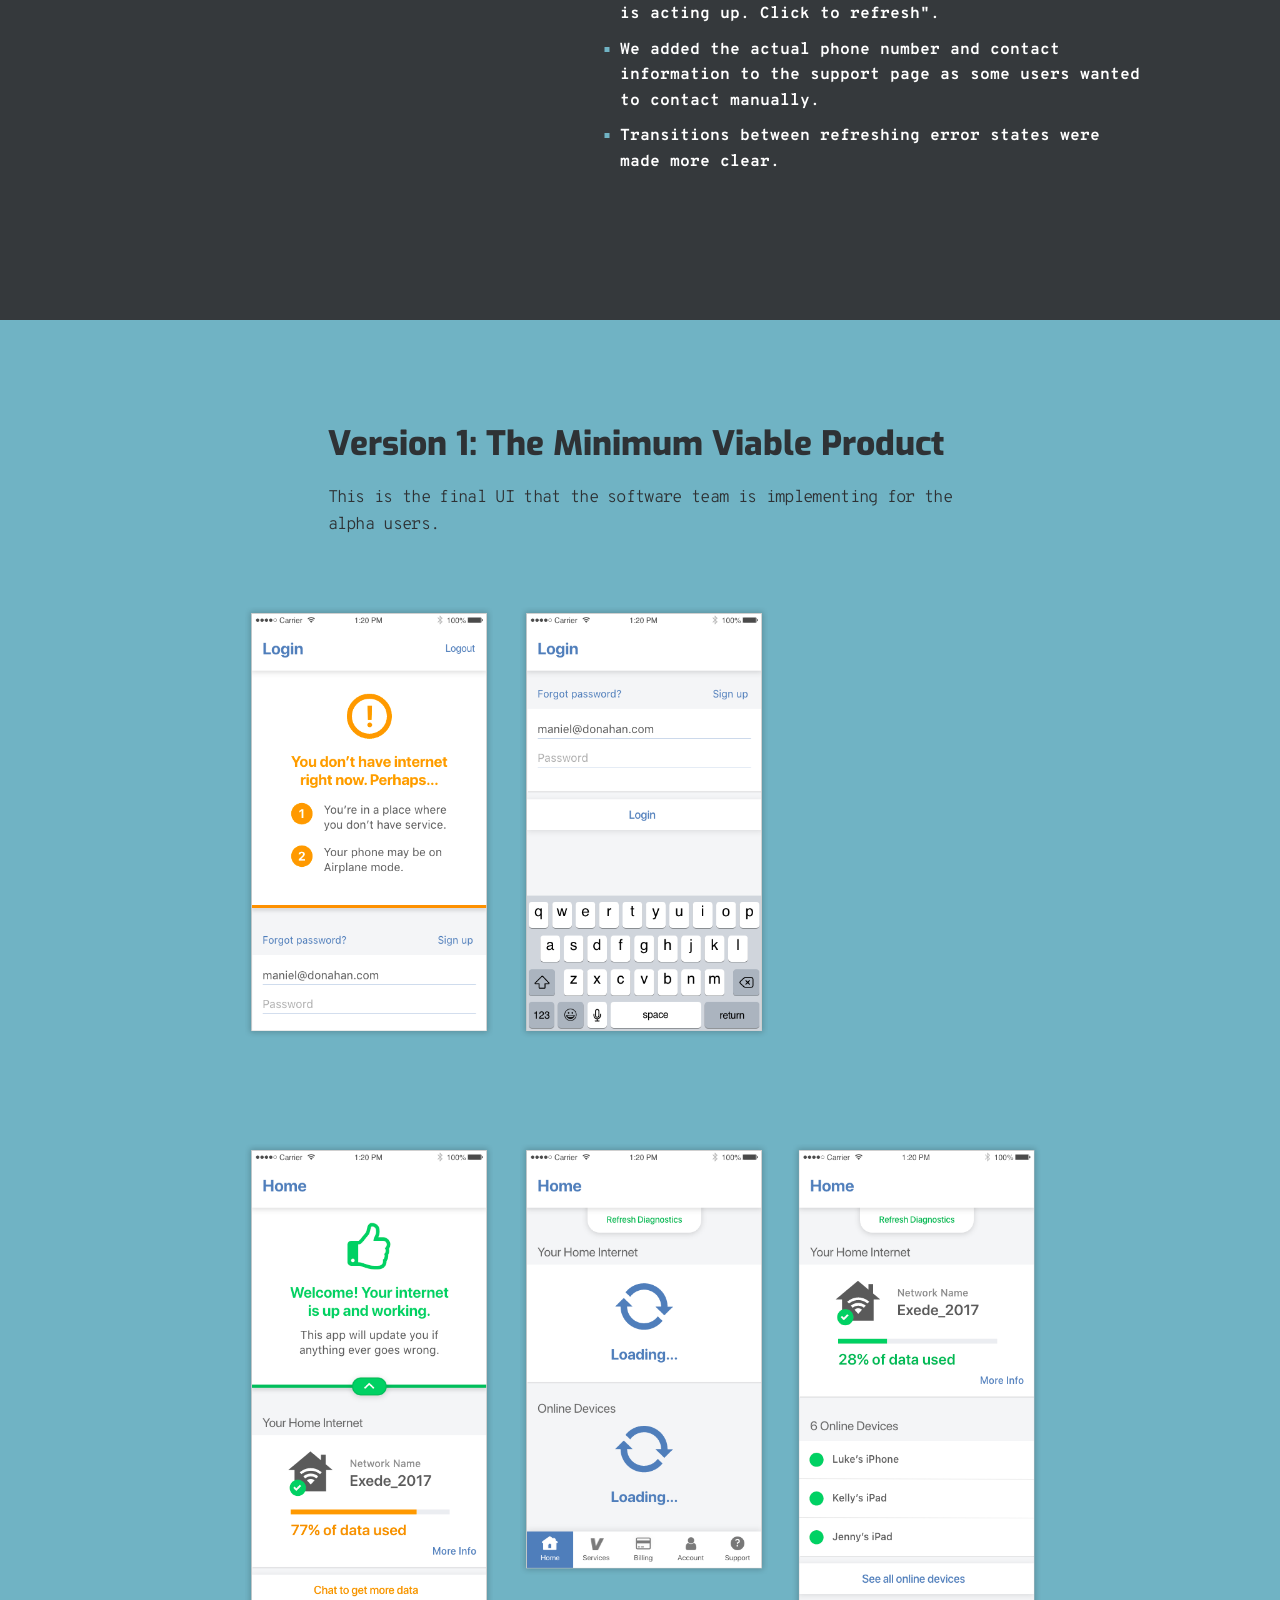
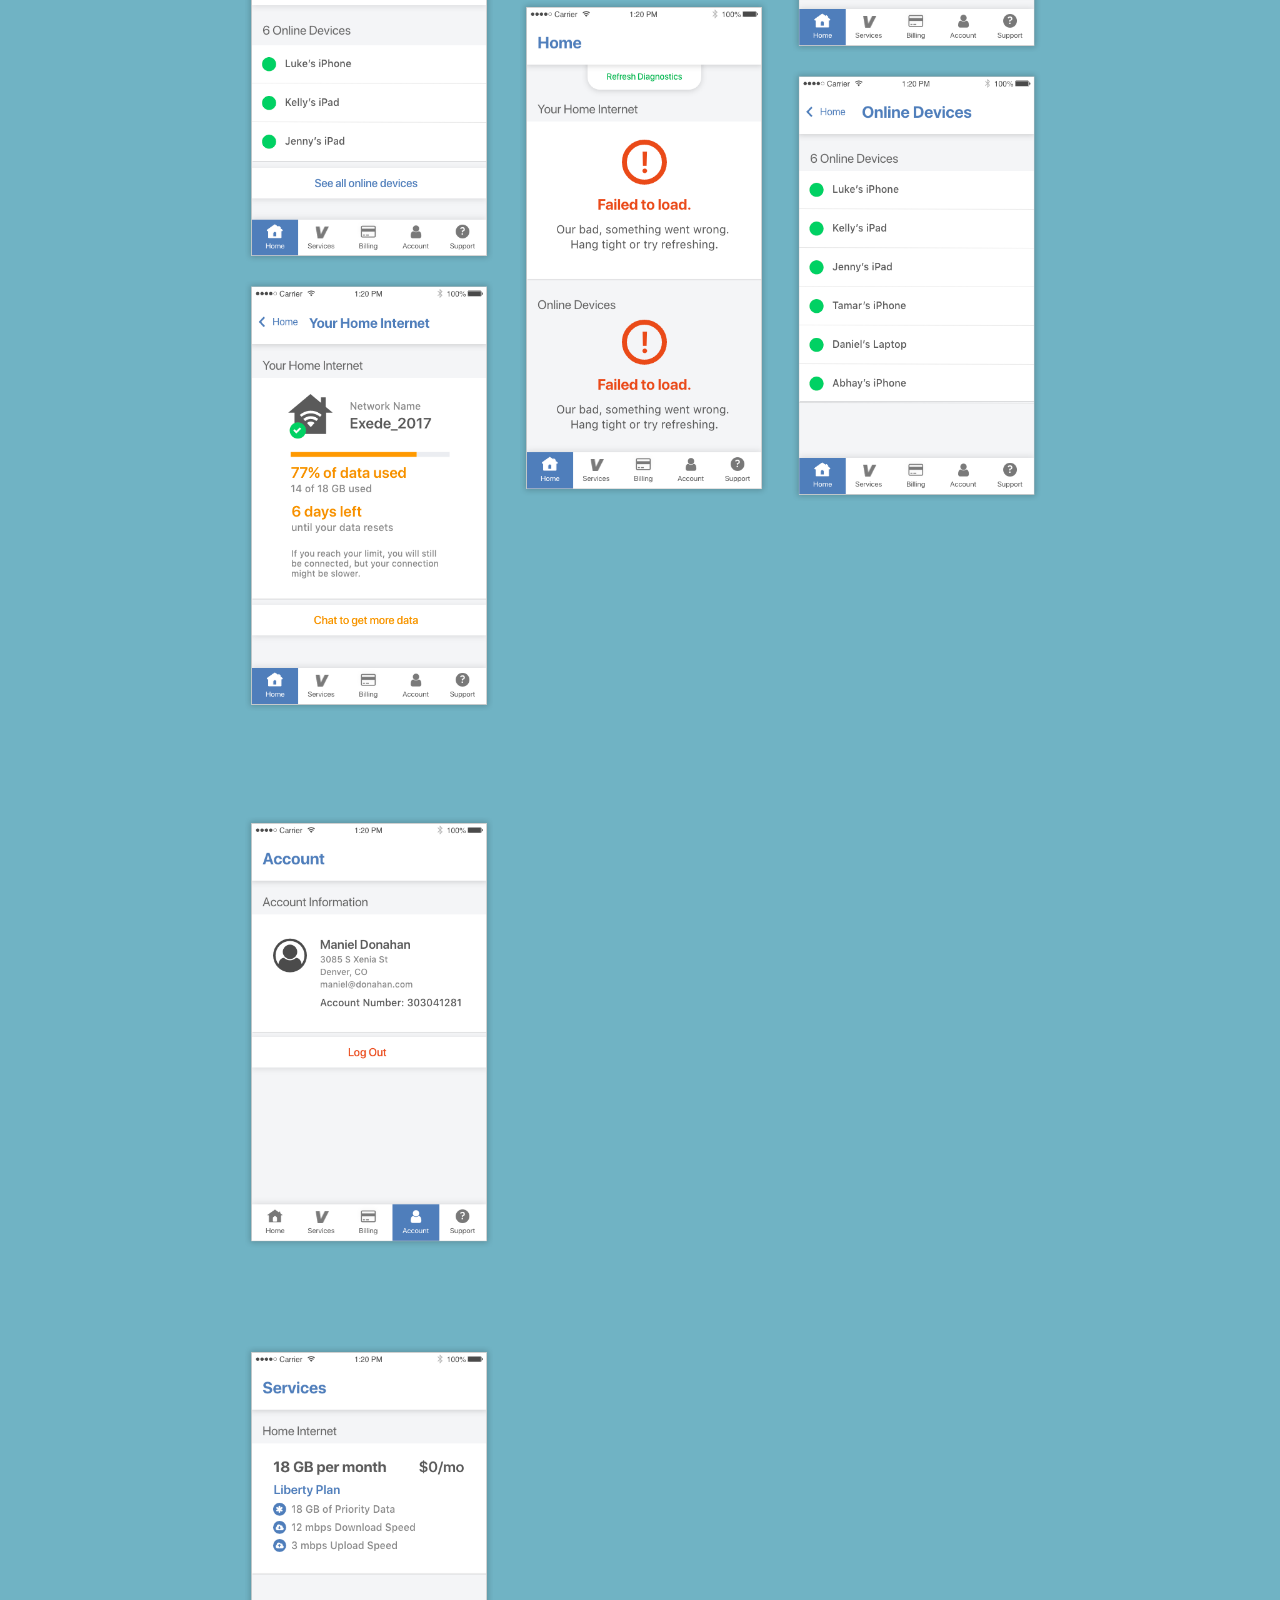
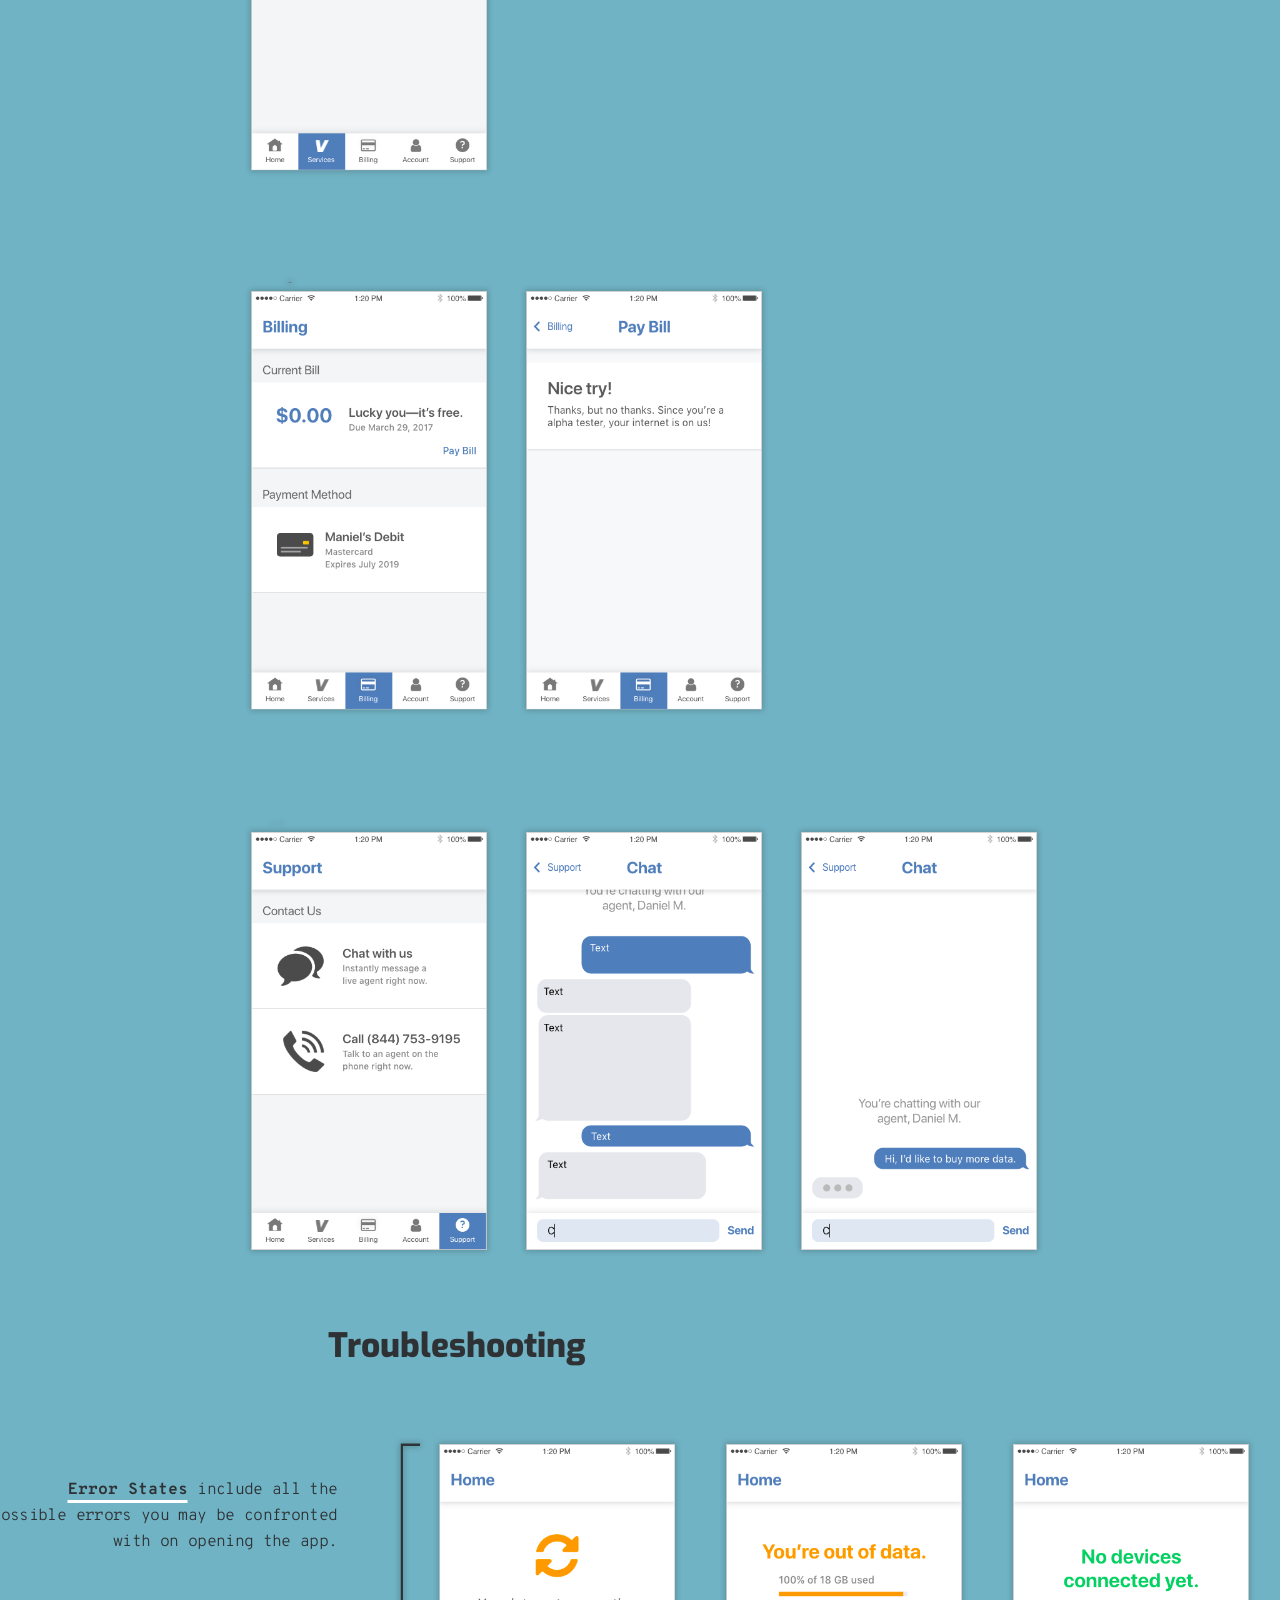
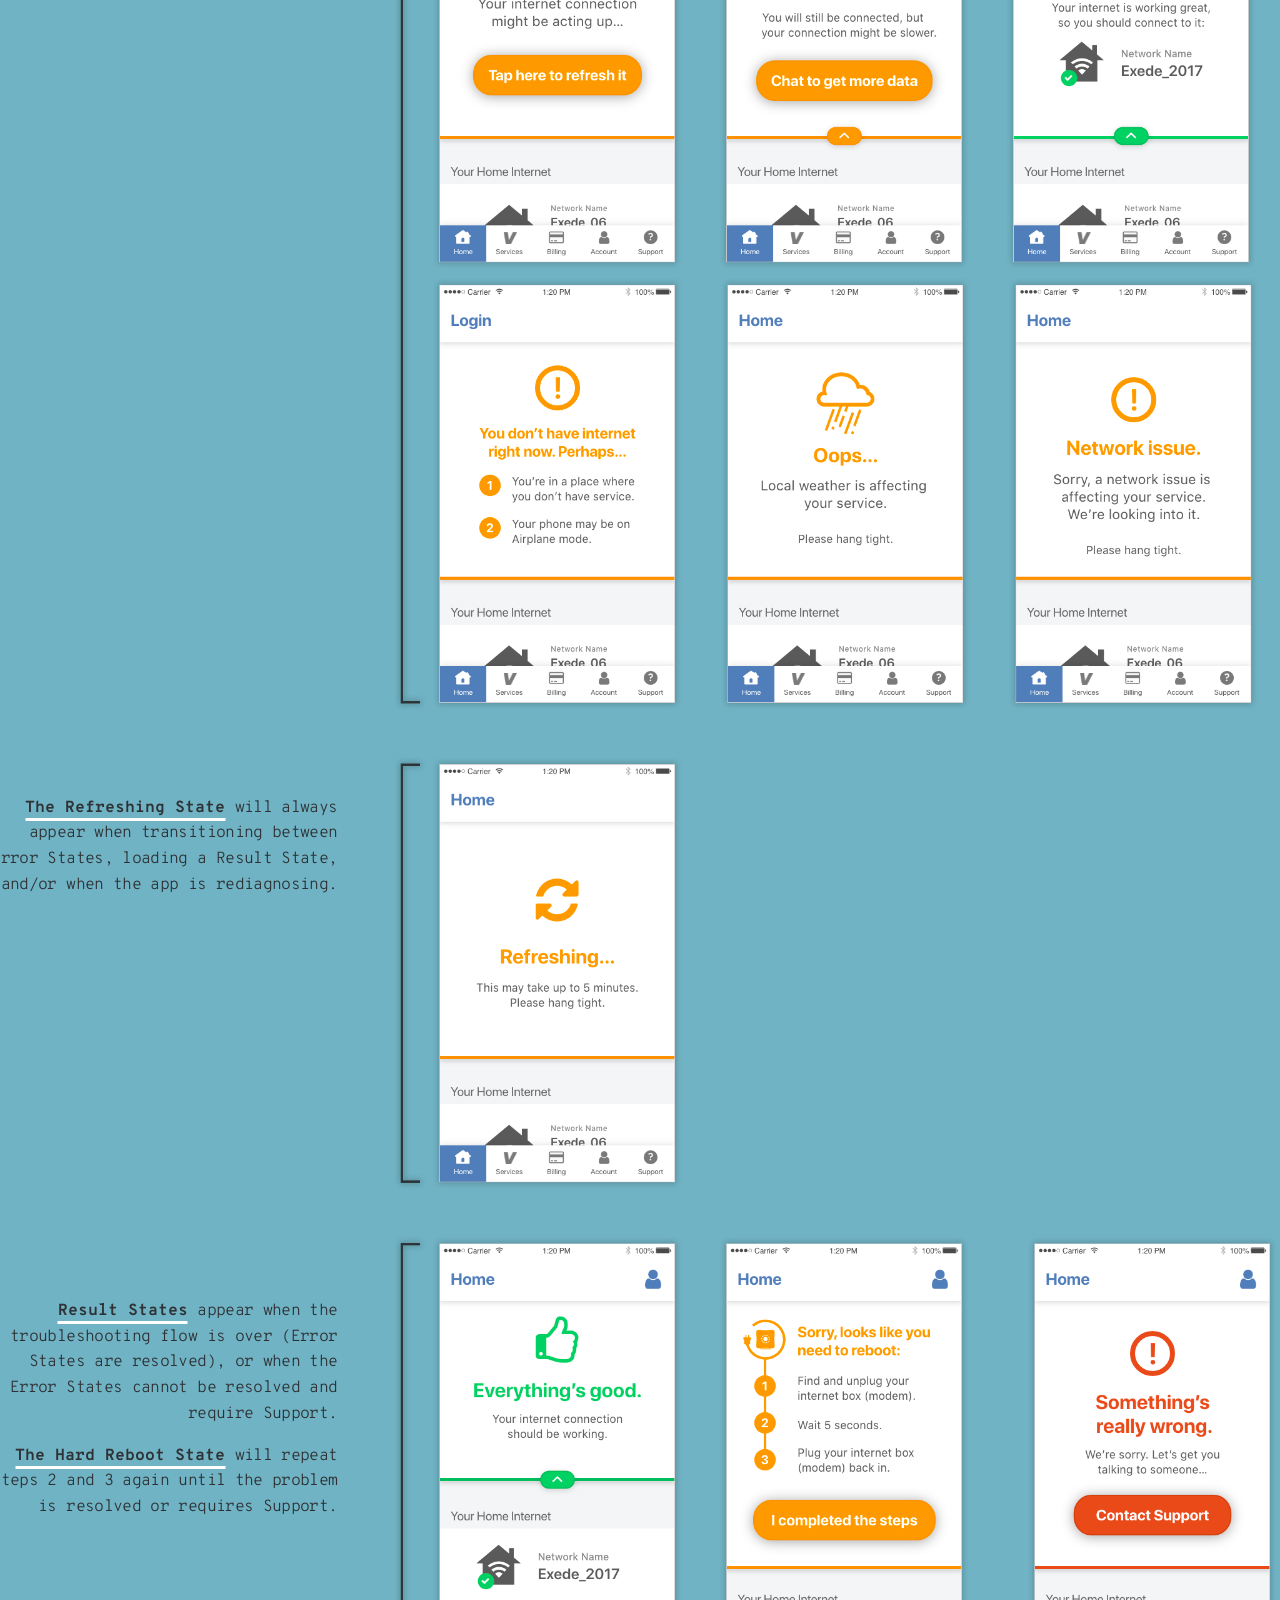
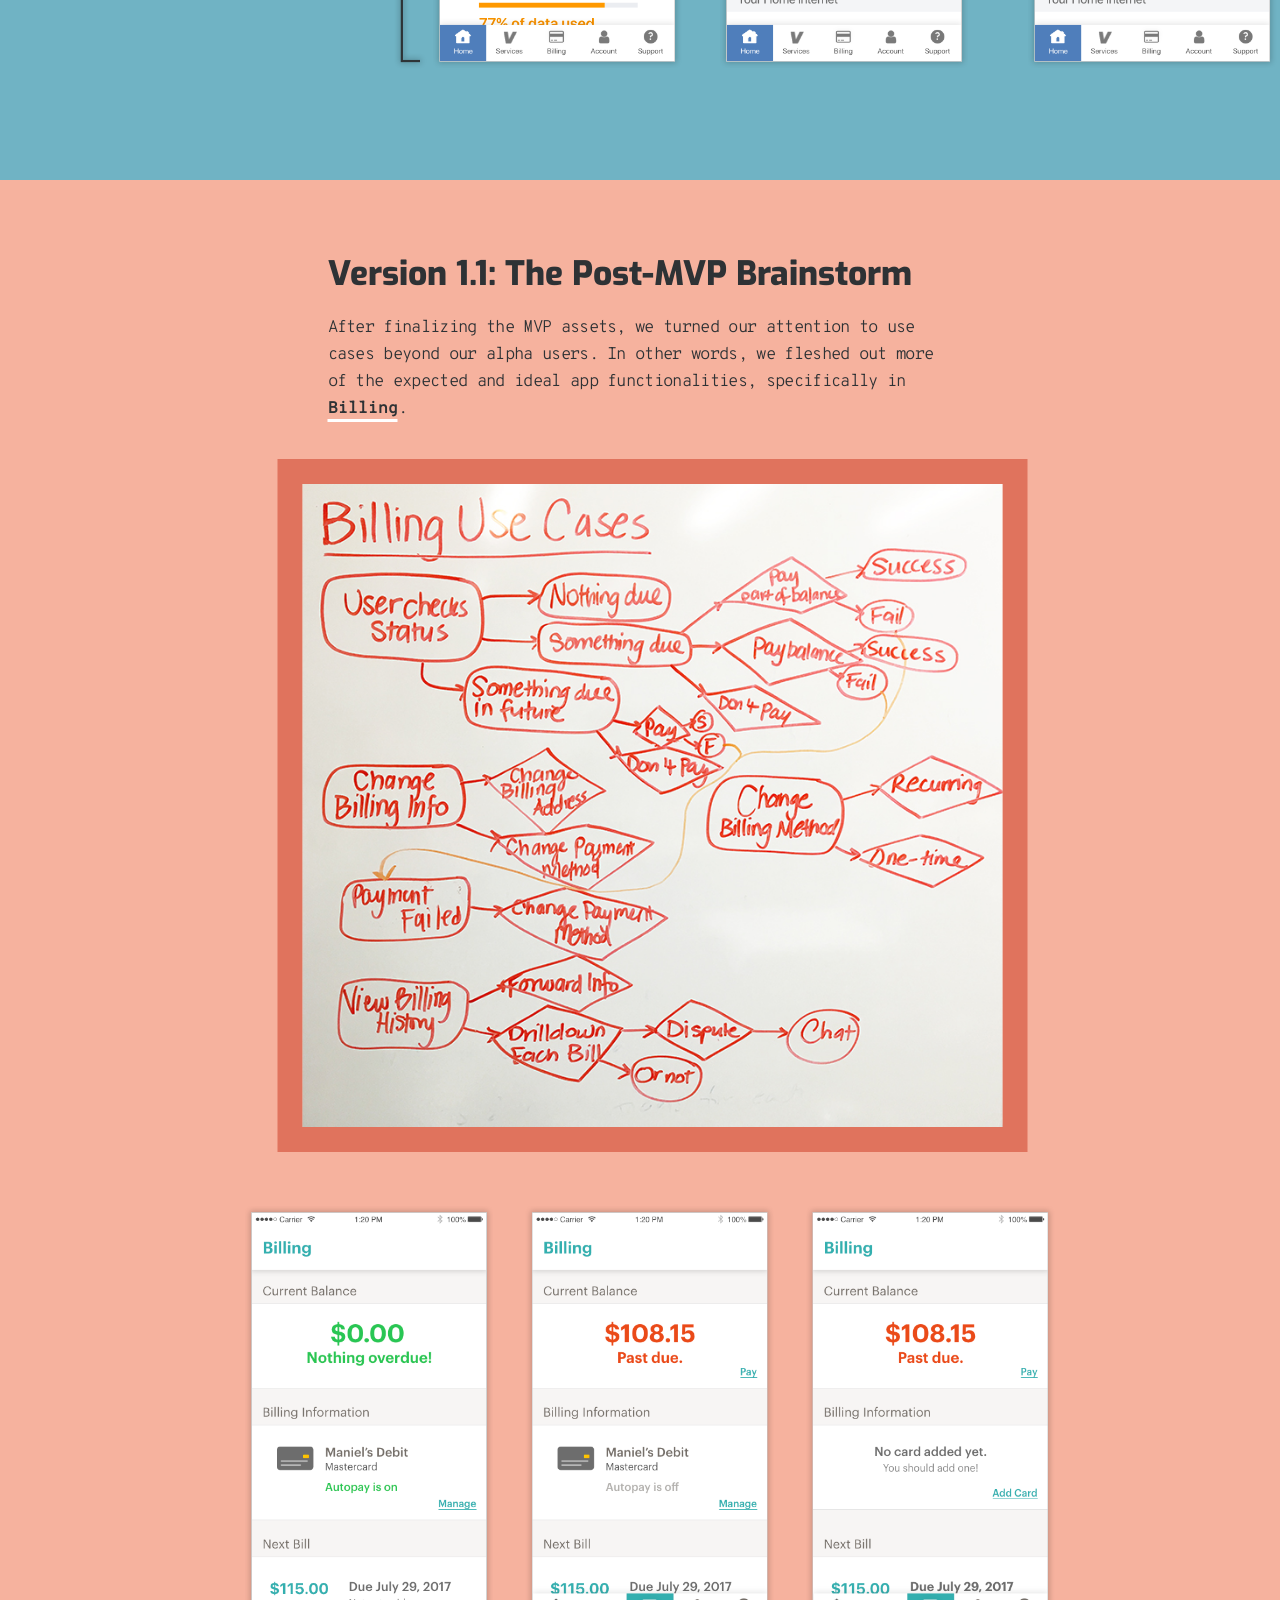
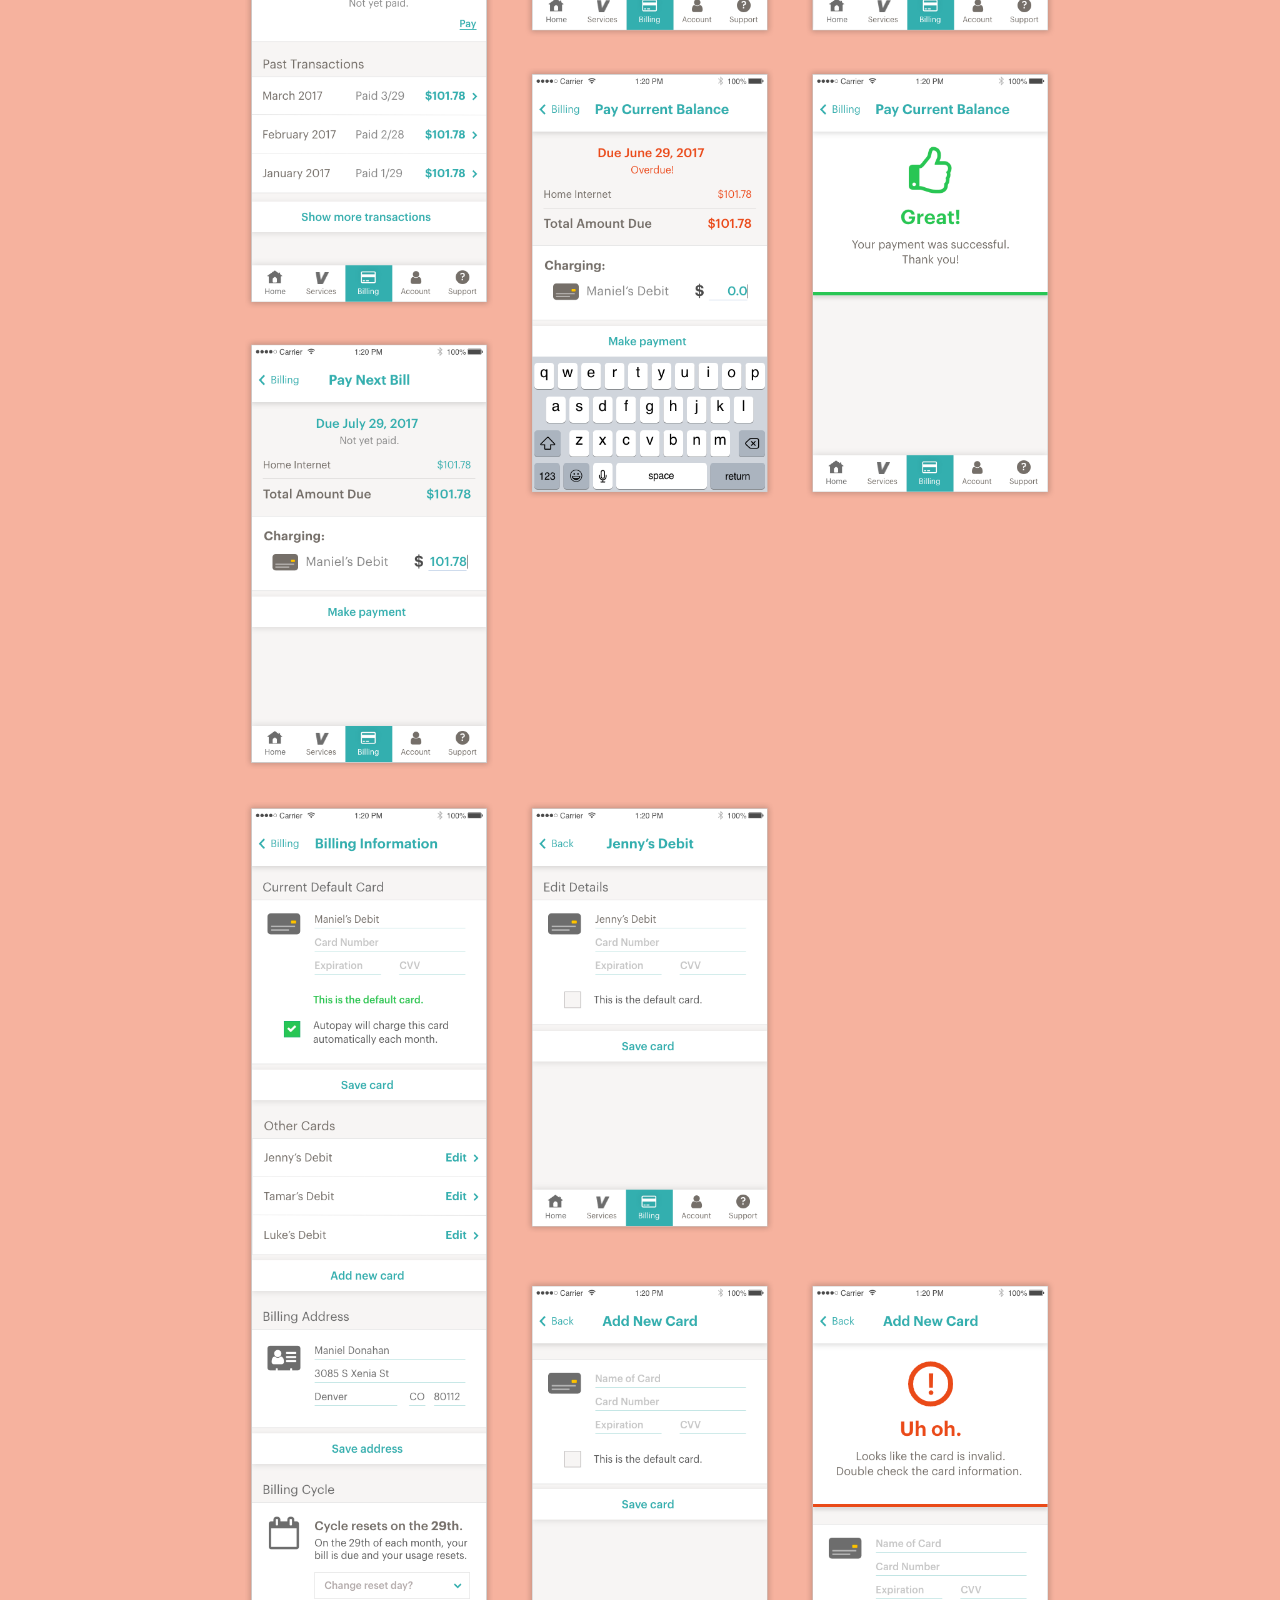
<file: viasat/index.html>
<!DOCTYPE html>
  <head>
    <title>Jenny Zhang's Summer at ViaSat</title>
    <link href="https://fonts.googleapis.com/css?family=Exo:800|Permanent+Marker|Overpass+Mono:300,400,700|Open+Sans" rel="stylesheet">
    <link rel="shortcut icon" href="favicon.png" />
    <style>
      *, body {
        margin: 0;
      }

      a { text-decoration: none; }

      h1 {
        margin: 0 0 0.5em 0;
        font: 800 2.1em/1.4em "Exo", monospace;
      }

      p {
        margin: 1em auto;
        font: 300 1.06em/1.6em "Overpass Mono", sans-serif;
        letter-spacing: -0.04em;
      }

      ul {
        margin: 1em auto;
        font: 700 1em/1.6em "Overpass Mono", sans-serif;
        list-style-type: square;
      }

        ul li { color: #70b3c4; margin-bottom: 10px; }

      .written {
        color: #e0735d;
        font: normal 1.1em 'Permanent Marker';
      }

      .ud {
        font-weight: bold;
        letter-spacing: 0;
        border-bottom: 3px solid #70B3C4;
      }

      .slide {
        position: relative;
        width: 100vw;
        height: 100vh;
        background: #70B3C4;
        overflow: hidden;
      }

        article {
          position: relative;
          left: 50%;
          transform: translateX(-50%);
          width: 625px;
        }

      nav {
        display: block;
        position: absolute;
        top: 68%;
        left: 49%;
        transform: translate(-49%, -68%);
        width: 610px;
        height: 95px;
        padding: 25px 0 0 25px;
        background: url('nav-border.png');
        background-size: 100% auto;
        z-index: 1000;
      }

      .sticky {
        position: fixed;
        top: 20px;
        left: 49%;
        transform: translate(-49%, 0);
      }

        nav a {
          display: inline-block;
          width: 115px;
          height: 60px;
          font: 700 1em/3.8em "Overpass Mono", sans-serif;
          text-transform: uppercase;
          background: #fff;
          color: #e0735d;
          text-align: center;
          border-bottom: 5px solid #2e3235;
        }

        nav a:hover {
          background: #e0735d;
          color: #fff;
        }

      header {
        position: relative;
        width: 100vw;
        height: 900px;
        background: #f0f0f0 url('header-bg.jpg');
        background-size: 100% auto;
        background-position: center center;
        display: table;
      }

        #viasat {
          display: block;
          position: absolute;
          top: 30px;
          left: 30px;
          width: 100px;
          height: 25px;
          background: url('viasat-logo.png');
          background-size: 100% auto;
        }

        #intro {
          position: absolute;
          top: 28%;
          left: 50%;
          transform: translate(-50%, -28%);
        }

          #intro h1, #intro p { color: #2e3235; }

      #context {
        background: #484d51;
        height: 1980px;
      }

        #context img, #wireframe {
          position: absolute;
          border: 25px solid #35393c;
        }

        #context img#map {
          top: 0;
          left: 50%;
          transform: translateX(-175%);
          width: 460px;
        }

        #context img#myexede {
          top: 0;
          left: 50%;
          transform: translateX(72%);
          width: 480px;
          opacity: 0.5;
        }

        #context img#flows {
          top: 0;
          left: 50%; transform:
          translateX(-85%);
          width: 750px;
        }

        /* janky hack to get this image outside... -_- */
        img#wireframe {
          top: 2450px;
          left: 50%;
          transform: translateX(-20%);
          width: 800px;
          z-index: 10;
        }

        #context h1, #context p, #context ul li span { color: #fff; }

          #intentions { top: 120px; }

            #intentions h1#experience {
              display: inline-block;
              position: relative;
              top: 20px;
              left: -20px;
              width: 400px;
              font: normal 4em/1.1em 'Permanent Marker';
              color: #70B3C4;
              text-align: center;
            }

            #intentions img#experience {
              position: absolute;
              margin: 45px 0 0 0;
              width: 400px;
              border: none;
            }

          #expectations { top: 180px; }

          #sketches { top: 220px; }

            #sketches h1 {
              position: absolute;
              top: 100px;
              right: -180px;
            }

      #testing {
        background: #35393c;
        height: 3840px;
      }

        #testing h1, #testing p, #testing ul li span { color: #fff; }

        #testing img#testers {
          position: relative;
          margin: 0 0 0 -150px;
          width: 920px;
          border: none;
        }

          #wireframes { top: 180px; }

          #ui {
            margin: 260px auto 30px auto;
            width: 90%;
            min-width: 1380px;
          }

          .ui-tile {
            display: inline-block;
            margin: 0 40px 45px 0;
            padding: 15px 30px 15px 10px;
            width: 45.5%;
          }

            .ui-tile img {
              width: 65%;
            }

            .ui-tile .words {
              display: block;
              float: right;
              width: 33%;
            }

              .ui-tile p {
                font: 300 0.95em/1.6em "Overpass Mono", sans-serif;
              }

              .ui-tile h2 {
                margin-bottom: -0.5em;
                font: 300 2em/2.5em "Permanent Marker";
                color: #fff;
              }

            #ui-2, #ui-4 { margin-right: 0; }

          #takeaways #inside {
            width: 1000px;
            margin: 20px 0 0 -30%;
          }

            #takeaways #inside .t-row {
              position: relative;
            }

            #takeaways #inside h2 {
              display: inline-block;
              position: absolute;
              top: 20px;
              left: 0;
              width: 400px;
              font: normal 4em/1em 'Permanent Marker';
              color: #f6b29e;
              text-align: center;
            }

            #takeaways #inside .t-content {
              display: inline-block;
              position: absolute;
              right: 0;
              width: 560px;
            }

        #mvp {
          padding: 100px 0 0 0;
          background: #70B3C4;
          height: 6160px;
        }

          #mvp h1, #mvp p, #mvp ul li span { color: #2e3235; }

          #mvp img {
            margin: 0 0 0 -140px;
            width: 1000px;
          }

          #mvp .ud, #post-mvp .ud { border-color: #fff; }

          #mvp #trouble-labels {
            position: absolute;
            top: 140px;
            left: -340px;
            width: 350px;
            font: 300 0.95em/1.6em "Overpass Mono", sans-serif;
            text-align: right;
          }

        #post-mvp {
          padding: 70px 0 0 0;
          background: #f6b29e;
          height: 3650px;
        }

          #post-mvp h1, #post-mvp p, #post-mvp ul li span { color: #2e3235; }

          #post-mvp img#billing-flows {
            margin: 20px 0 0 -50px;
            width: 700px;
            border: 25px solid #e0735d;
          }

          #post-mvp img#billing {
            margin: 0 0 0 -140px;
            width: 1000px;
          }

        #future {
          padding: 100px 0 0 0;
          height: 7080px;
          background: #f0f0f0;
        }

          #future h1, #future p, #future ul li span { color: #484d51; }

          #future img#sketches {
            margin: 20px 0 50px -200px;
            width: 900px;
            border: 25px solid #2e3235;
          }

          #future img#balancepng {
            float: left;
            margin: 0 25px 20px -100px;
            width: 400px;
          }

          #future img#village {
            margin: 0 0 0 105px;
            width: 700px;
          }

            #future #descr {
              position: absolute;
              top: 1760px;
              left: -230px;
              width: 340px;
              text-align: right;
            }

              #future #descr #your-networks, #future #descr #balance, #future #descr #billing {
                position: absolute;
              }

              #future #descr #your-networks { top: 1550px; }
              #future #descr #balance { top: 2700px; }
              #future #descr #billing { top: 3460px; }

            #future #descr h2 {
              font: 300 2em/1em "Permanent Marker";
              color: #2e3235;
            }

          #future img#nav {
            margin: 0 0 0 0;
            width: 600px;
          }

          #future #roles {
            width: 900px;
            margin: 40px 0 0 -140px;
          }

            #future #roles h2 {
              font: 300 3em/1em "Permanent Marker";
              text-align: center;
              color: #70b3c4;
            }

            #future #roles .role {
              display: inline-block;
              vertical-align: top;
              width: 430px;
              height: 280px;
            }

              #future #roles #basic { margin-right: 20px; }
    </style>

    <script src="http://code.jquery.com/jquery-3.2.1.min.js" integrity="sha256-hwg4gsxgFZhOsEEamdOYGBf13FyQuiTwlAQgxVSNgt4=" crossorigin="anonymous"></script>
    <script>
    $(document).ready(function() {

      var nav = $('nav');

      $(window).scroll(function() {
        if ($(window).scrollTop() > 510) {
          nav.addClass("sticky");
        } else {
          nav.removeClass("sticky");
        }

        // 1. nav-border removal
        if (($(window).scrollTop() > $('#context').position().top-137)) {
          $('nav').css('background','none');
        } else {
          $('nav').css('background',"url('nav-border.png')");
          $('nav').css('background-size','100% auto');
        }

        // 2. Context
        if (($(window).scrollTop() > $('#context').position().top-100) && ($(window).scrollTop() < $('#testing').position().top-100)) {
          $('#context-nav').css('background','#e0735d');
          $('#context-nav').css('color','#fff');
        } else {
          $('#context-nav').css('background','#fff');
          $('#context-nav').css('color','#e0735d');
        }

        // 3. Testing
        if (($(window).scrollTop() > $('#testing').position().top-101) && ($(window).scrollTop() < $('#mvp').position().top-100)) {
          $('#testing-nav').css('background','#e0735d');
          $('#testing-nav').css('color','#fff');
        } else {
          $('#testing-nav').css('background','#fff');
          $('#testing-nav').css('color','#e0735d');
        }

        // 4. MVP
        if (($(window).scrollTop() > $('#mvp').position().top-101) && ($(window).scrollTop() < $('#post-mvp').position().top-100)) {
          $('#mvp-nav').css('background','#e0735d');
          $('#mvp-nav').css('color','#fff');
        } else {
          $('#mvp-nav').css('background','#fff');
          $('#mvp-nav').css('color','#e0735d');
        }

        // 5. Post-MVP
        if (($(window).scrollTop() > $('#post-mvp').position().top-101) && ($(window).scrollTop() < $('#future').position().top-100)) {
          $('#post-mvp-nav').css('background','#e0735d');
          $('#post-mvp-nav').css('color','#fff');
        } else {
          $('#post-mvp-nav').css('background','#fff');
          $('#post-mvp-nav').css('color','#e0735d');
        }

        // 6. Future
        if (($(window).scrollTop() > $('#future').position().top-101)) {
          $('#future-nav').css('background','#e0735d');
          $('#future-nav').css('color','#fff');
        } else {
          $('#future-nav').css('background','#fff');
          $('#future-nav').css('color','#e0735d');
        }

      });
    });
    </script>

  </head>
  <body>

    <header>
      <div class="slide" id="viasat"></div>
      <article id="intro">
        <h1>I'm <span class="written">Jenny,</span> a Product Innovation Intern. This summer, I worked on the UI/UX of the <span class="written" style="color: #70B3C4;">ViaSat Residential Mobile App.</span></h1>
        <p>I helped design a modular app UI intended for residential consumers. With the rest of the team, I created use case flows, interviewed test users, and considered the product's potential in the international, in-flight, and maritime contexts.</p>
        <p><strong>Scroll through my summer below!</strong></p>
      </article>

      <nav>
        <a href="#context" id="context-nav">Context</a>
        <a href="#testing" id="testing-nav">Testing</a>
        <a href="#mvp" id="mvp-nav">Version 1</a>
        <a href="#post-mvp" id="post-mvp-nav">1.1</a>
        <a href="#future" id="future-nav">Future</a>
      </nav>

    </header>

    <div class="slide" id="context">
      <article id="intentions">
        <img id="map" src="context/map.jpg" alt="MyExede">
        <h1>Context &amp; Intentions</h1>
        <p>Quite literally, the rebrand and VS2 launch place ViaSat on a new horizon. We have the capacity now to reimagine our product offerings. From plane and yacht Wi-Fi to new internet hubs developing internationally, we can change what the paradigm of internet access looks like in so many markets.</p>
        <p>If our satellite internet is going to be <span class="ud">universally used</span>, it should also be <span class="ud">universally understood.</span> The product must scale, but the basic use cases are the priority. How can we make the experience easy and accessible?</p>
        <h1 id="experience">"The ViaSat Internet Experience"</h1>
        <img id="experience" src="context/experience.png" alt="Core Internet Components">
      </article>

      <article id="expectations">
        <img id="myexede" src="context/myexede.png" alt="MyExede">
        <h1>Exede Expectations</h1>
        <p>The current "ViaSat Internet Experience" is embodied by our Exede products, which are, in short, highly confusing. MyExede, Exede.com, Exede Customer Central, Exede Tools... there's too much. <span class="ud">It's cognitive overload.</span></p>
        <p>To start, the UI/UX team and I reduced the information conveyed through these tools into some core user expectations:</p>
        <ul>
          <li><span>Check internet status/usage</span></li>
          <li><span>Pay bills and balance</span></li>
          <li><span>Troubleshoot internet</span></li>
          <li><span>Manage account info</span></li>
        </ul>
        <p>To accomplish these functions, we created use case flows to map out possible actions of our app users. After identifying these paths and potential painpoints, we brainstormed a preliminary mobile app wireframe.</p>
      </article>
      <article id="sketches">
        <h1>Use Case Flows &amp; <br>Original Wireframes</h1>
        <img id="flows" src="context/flows.jpg" alt="Use Case Flows">
      </article>
    </div>
    <img id="wireframe" src="context/wireframe.jpg" alt="Original Wireframe">

    <div class="slide" id="testing">
      <article id="wireframes">
        <h1>Testing the Wireframes</h1>
        <p>In Denver, our team developed wireframes and mockups. We worked daily with a software team in Carlsbad, who helped to structure the content and inform our design with what was (and wasn't) possible through eSVT.</p>
        <p>With each sprint, our design evolved. Through discussion with each other, our daily standups with the software team, and our user testing, the sketched wireframes upgraded eventually into developed interface mockups:</p>
      </article>

      <div id="ui">
        <div class="ui-tile" style="background: #3a4347;" id="ui-1">
          <img src="testing/ui-1.png" alt="">
          <div class="words">
            <h2>Sprint 1</h2>
            <p>Based on our use case flows, we created preliminary wireframes to define the information architecture of the Dashboard, Plan, and Support pages. We also created some basic troubleshooting states.</p>
          </div>
        </div>

        <div class="ui-tile" style="background: #405056" id="ui-2">
          <img src="testing/ui-2.png" alt="">
          <div class="words">
            <h2>Sprint 2</h2>
            <p>To build off our structure, we began identifying the visual hierarchy and playing with color and shape to display the content.</p>
            <p>The software team relayed to us what information could be displayed, and then organized the UI based on user relevance.</p>
          </div>
        </div>

        <div class="ui-tile" style="background: #557c87" id="ui-3">
          <img src="testing/ui-3.png" alt="">
          <div class="words">
            <h2>Sprint 3</h2>
            <p>We borrowed from iOS and Android interfaces to try to standardize our app and make it easier and more familiar to use. However, we tested this UI and observed people actually <span class="ud">struggling to parse content</span> because of our size, color, and shape decisions (someone called our purple a "death purple").</p>
            <p>So, we pivoted...</p>
          </div>
        </div>

        <div class="ui-tile" style="background: #6297a5" id="ui-4">
          <img src="testing/ui-4.png" alt="">
          <div class="words">
            <h2>Sprint 4</h2>
            <p>Based on our learnings, we adjusted how we used visual elements and made the UI more friendly, and purposefully used color for links and clickable content.</p>
            <p>We made troubleshooting more descriptive, reducing the amount of error states and focused more on proper wording of action steps.</p>
          </div>
        </div>
      </div>

      <article id="takeaways">
        <h1>Tester Pool</h1>
        <p>During the design process, we interviewed <span class="ud">15 test subjects</span> from a variety of backgrounds. Here's our pool divided into a male and female breakdown, as well as a breakdown based on age younger and older than 35 years old.</p>
        <img id="testers" src="testing/testers.png" alt="Breakdown of Testers">

        <h1 style="margin-top: 50px;">Top Takeaways</h1>
        <div id="inside">
          <div class="t-row" style="height: 470px;">
            <h2>Billing vs. Account</h2>
            <div class="t-content">
              <p>The Billing and Account sections of the app shared much of the same information, and most of our testers got confused between what would belong in each. For example, some expected to see past bills in the Account section. Some of our older testers (60+) expected personal information like service address to also include the billing address.</p>
              <ul>
                <li><span>We grouped the ability to manage Account information into Billing for the MVP. Because alpha users would not be allowed to edit from the mobile app due to security issues, the module is uneditable but visible from Billing.</span></li>
                <li><span>For MVP, we focused on the Payment Method and Current Balance module (free for alpha users).</span></li>
              </ul>
            </div>
          </div>
          <div class="t-row" style="height: 470px;">
            <h2>Color Confusion</h2>
            <div class="t-content">
              <p>We realized the importance of color early on. In our earlier sprints, we implemented a lot of color into our elements but this threw off the visual hierarchy. Across our testing pool we noticed people being unsure what was clickable and what wasn't. For later sprints, we limited the use of color to be indicative of interactive elements.</p>
              <ul>
                <li><span>Clickable, non-error state elements are blue.</span></li>
                <li><span>Green signifies a healthy network state with no action required.</span></li>
                <li><span>Yellow signifies that action should be taken.</span></li>
                <li><span>Red signifies an unhealthy network state and necessary further action.</span></li>
              </ul>
            </div>
          </div>
          <div class="t-row" style="height: 200px;">
              <h2>Power of Language</h2>
              <div class="t-content">
                <p>Especially in our troubleshooting flows, wording threw some testers off. For example, many younger testers saw the Soft Reboot flow and assumed immediately that they needed to physically reboot their modem &mdash; a habit many of us learn if we manage internet often. We reworded the troubleshooting states to be more vague and avoid trigger words like "reboot" and "restart" to prevent action when it isn't necessary.</p>
                <ul>
                  <li><span>"Click to soft reboot" evolved into "Your internet is acting up. Click to refresh".</span></li>
                  <li><span>We added the actual phone number and contact information to the support page as some users wanted to contact manually.</span></li>
                  <li><span>Transitions between refreshing error states were made more clear.</span></li>
                </ul>
            </div>
          </div>
      </article>

    </div>

    <div class="slide" id="mvp">
      <article id="v1">
        <h1>Version 1: The Minimum Viable Product</h1>
        <p>This is the final UI that the software team is implementing for the alpha users.</p>
        <img src="mvp/login.png" alt="Login">
        <img src="mvp/home.png" alt="Login">
        <img src="mvp/account.png" alt="Login">
        <img src="mvp/services.png" alt="Login">
        <img src="mvp/billing.png" alt="Login">
        <img src="mvp/support.png" alt="Login">
      </article>

      <article id="troubleshoot">
        <h1>Troubleshooting</h1>
        <img style="margin-left: 0" src="mvp/troubleshooting.png" alt="Login">
        <div id="trouble-labels">
          <p><span class="ud">Error States</span> include all the possible errors you may be confronted with on opening the app.</p>
          <p style="margin-top: 840px;"><span class="ud">The Refreshing State</span> will always appear when transitioning between Error States, loading a Result State, and/or when the app is rediagnosing.</p>
          <p style="margin-top: 400px;"><span class="ud">Result States</span> appear when the troubleshooting flow is over (Error States are resolved), or when the Error States cannot be resolved and require Support.</p>
          <p><span class="ud">The Hard Reboot State</span> will repeat steps 2 and 3 again until the problem is resolved or requires Support.</p>
        </div>
      </article>
    </div>

    <div class="slide" id="post-mvp">
      <article id="post-brainstorm">
        <h1>Version 1.1: The Post-MVP Brainstorm</h1>
        <p>After finalizing the MVP assets, we turned our attention to use cases beyond our alpha users. In other words, we fleshed out more of the expected and ideal app functionalities, specifically in <span class="ud">Billing</span>.</p>
        <img id="billing-flows" src="post-mvp/billing-flows.jpg" alt="Billing Flows">
        <img src="post-mvp/billing.png" alt="Login" id="billing">
      </article>
    </div>

    <div class="slide" id="future">
      <article>
        <h1>Future States: Village Wi-Fi Model</h1>
        <p>While working on the post-MVP mockups, I was curious to take the design a step further by seeing how modules we created could work in other contexts, including international "Village Wi-Fi" markets. Across contexts, I identified 2 roles:</p>
        <div id="roles">
          <div class="role" id="basic">
            <h2>Basic Users</h2>
            <p>Basic users, or guests, don’t own their own networks. They can only pay to connect to networks owned by others. They have the ability to open the app and see their current connected network, available networks, balance, and billing options.</p>
          </div>
          <div class="role" id="vendors">
            <h2>Vendors</h2>
            <p>Vendors can also pay to connect to networks owned by others, but they also own their own Wi-Fi networks and have the option to sell connection to them. They receive a startup kit with their dish setup and a system to deposit and withdraw cash*.</p>
          </div>
        </div>
        <img src="future/sketches.jpg" alt="Future Sketches" id="sketches">
        <p>Here's a breakdown of a reimagined information architecture for these services:</p>
        <img src="future/nav.png" alt="Navigation" id="nav">
        <ul>
          <li><span>CONNECTION: <span style="font-weight: normal">Current connection, Available  networks</span></span></li>
          <li><span>YOUR NETWORKS: <span style="font-weight: normal">Current networks you own</span></span></li>
          <li><span>BALANCE: <span style="font-weight: normal">Balance, Upcoming bills, Past transactions</span></span></li>
          <li><span>BILLING: <span style="font-weight: normal">Balance, Payment Methods</span></span></li>
        </ul>
        <p>Billing would work similarly to how I've imagined it for 1.1. However, the system would borrow from the <span class="ud">Venmo and Uber model</span> where the current balance can be added to and subtracted from in app, allowing users to interact in an internal economy.</p>
        <img src="future/village.png" alt="Village" id="village">
        <div id="descr">
          <div id="connections">
            <h2>Connections</h2>
            <p>This homepage will always display two modules: current connection status, and available  networks. If you own your own network, it will display above all other available networks. On this page, you have the option to connecting to any available network, whether you're a basic user or a vendor.</p>
          </div>
          <div id="your-networks">
            <h2>Your Networks</h2>
            <p>This page displays the networks you own. Ideally, it features all online guests on each network and allow you to toggle settings for each guest. It will also give you more information regarding network management (dish location, network capacity, network hourly rate).</p>
          </div>
          <div id="balance">
            <h2>Balance</h2>
            <p>In addition to seeing your balance and potential action steps of paying it off or withdrawing, this page displays all interactions with your balance. It will show upcoming bills (what may need to come out of your balance), and past transactions (a history of what has altered your balance).</p>
          </div>
          <div id="billing">
            <h2>Billing</h2>
            <p>Mainly, I have considered the payment method to be by card, as that is how MVP and 1.1 will be done. In foreign contexts, prepaid solutions (discussed below) might be easier. As an introduction to how that might work, Vendors may also be able to help users deposit and withdraw cash at their physical location.</p>
          </div>
        </div>


        <h1>*A Prepaid System</h1>
        <p>My last consideration for the Village Wi-Fi system is how to get money into this internal economy.</p>
        <img src="future/balance.png" alt="Balance" id="balancepng">
        <p>In addition to managing their own networks, Vendors could potentially allow users to deposit and withdraw cash from their physical locations. Users can approach any vendor to fill their account with money and use that to pay for network usage in the ViaSat community by the hour. Likewise, users can visit Vendors to withdraw any positive balance they have in their account.</p>
        <p>We may also consider an in-experience currency too: I thought about using <span class="ud">data</span> itself as the currency. Instead of paying an hourly rate, users would pay for their usage by GB. If they want to deposit into their ViaSat account, they would pay for GB with real money through a Vendor. GB in the app would convert into cash in the case of withdrawal.</p>

        <div style="clear:both;margin-top:40px;"></div>
        <h1>Conclusion</h1>
        <p>In every context, including residential, maritime, in-flight, and actual “village” communities, this Village Wi-Fi model can be executed. In homes, the kit user would be whoever typically manages the internet services, and these users can choose to resell or keep their network private. Users in the home, including family and guests, would be the basic users in this situation, having the ability only to hop onto the network. This scenario can be replicated for yachts and planes.</p>
        <p>An internal community of satellite internet users can flex across many situations with the Village Wi-Fi system. As we enter new markets, this is one internet paradigm we can define.</p>
      </article>
    </div>

  </body>
</html>
</file>
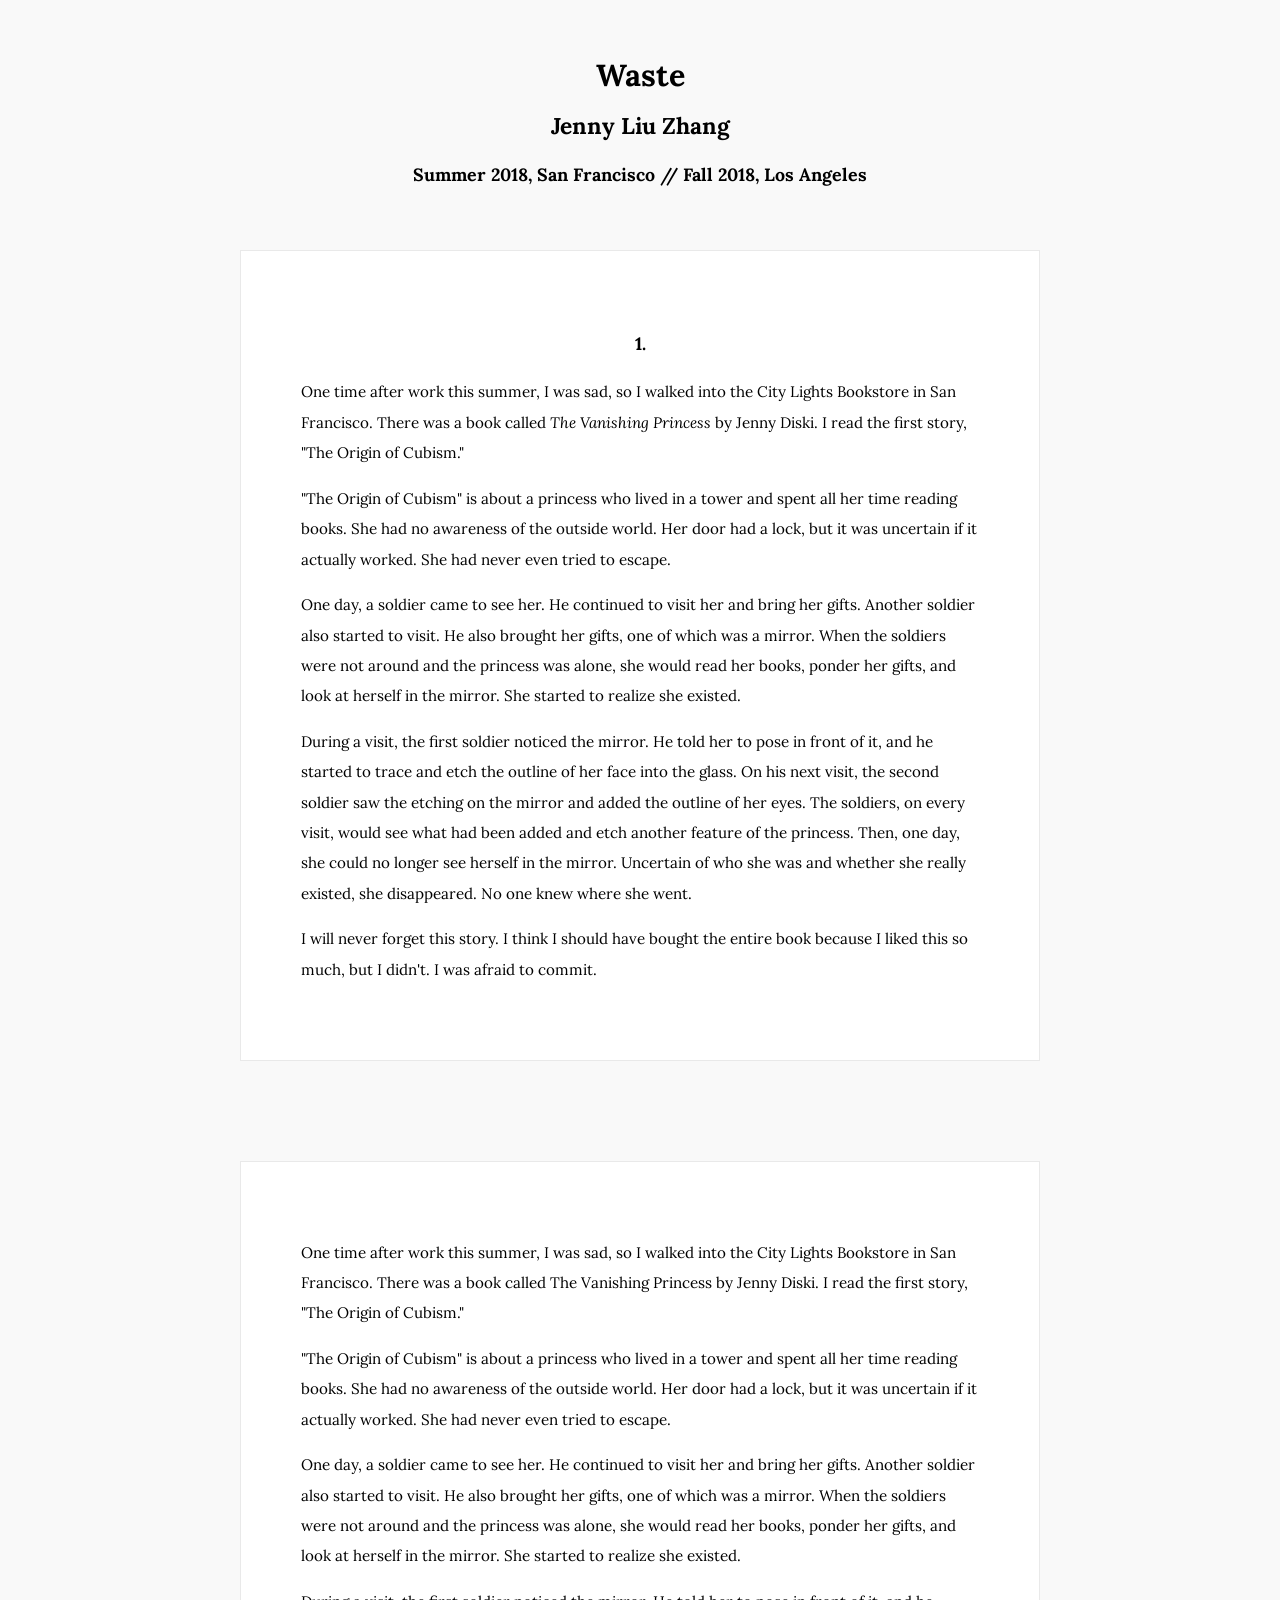
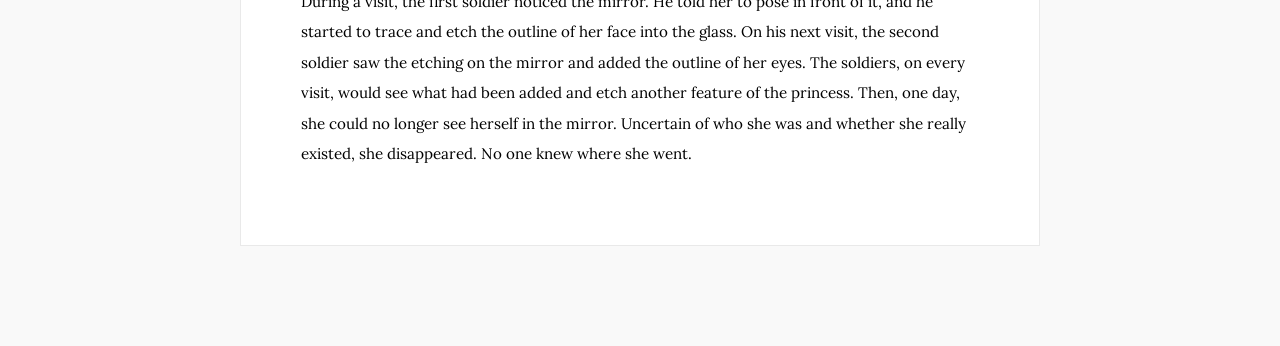
<file: waste/index.html>
<!DOCTYPE html>
<html>
<head>
  <title>The Cubist on Layaway by Jenny Liu Zhang</title>
  <link href="https://fonts.googleapis.com/css?family=Lora" rel="stylesheet">
  <style>
    body {
      margin: 0;
      background: #f9f9f9;
      font: normal 0.95em/2em "Lora", serif;
    }

    #wrap {
      margin: 60px auto;
      max-width: 800px;
    }

    .paper {
      background: #fff;
      margin: 60px 0 100px 0;
      padding: 60px;
      border: 1px solid #e9e9e9;
    }

    .paper h3 {
      text-align: center;
    }

    h1, h2, h3 {
      text-align: center;
    }
  </style>
</head>
<body>
  <div id="wrap">
    <h1>Waste</h1>
    <h2>Jenny Liu Zhang</h2>
    <h3>Summer 2018, San Francisco // Fall 2018, Los Angeles</h3>
    <div class="paper">
      <h3>1.</h3>
      <p>One time after work this summer, I was sad, so I walked into the City Lights Bookstore in San Francisco. There was a book called <em>The Vanishing Princess</em> by Jenny Diski. I read the first story, "The Origin of Cubism."</p>

      <p>"The Origin of Cubism" is about a princess who lived in a tower and spent all her time reading books. She had no awareness of the outside world. Her door had a lock, but it was uncertain if it actually worked. She had never even tried to escape.</p>

      <p>One day, a soldier came to see her. He continued to visit her and bring her gifts. Another soldier also started to visit. He also brought her gifts, one of which was a mirror. When the soldiers were not around and the princess was alone, she would read her books, ponder her gifts, and look at herself in the mirror. She started to realize she existed.</p>

      <p>During a visit, the first soldier noticed the mirror. He told her to pose in front of it, and he started to trace and etch the outline of her face into the glass. On his next visit, the second soldier saw the etching on the mirror and added the outline of her eyes. The soldiers, on every visit, would see what had been added and etch another feature of the princess. Then, one day, she could no longer see herself in the mirror. Uncertain of who she was and whether she really existed, she disappeared. No one knew where she went.</p>

      <p>I will never forget this story. I think I should have bought the entire book because I liked this so much, but I didn't. I was afraid to commit.</p>
    </div>

    <div class="paper">
      <p>One time after work this summer, I was sad, so I walked into the City Lights Bookstore in San Francisco. There was a book called The Vanishing Princess by Jenny Diski. I read the first story, "The Origin of Cubism."</p>

      <p>"The Origin of Cubism" is about a princess who lived in a tower and spent all her time reading books. She had no awareness of the outside world. Her door had a lock, but it was uncertain if it actually worked. She had never even tried to escape.</p>

      <p>One day, a soldier came to see her. He continued to visit her and bring her gifts. Another soldier also started to visit. He also brought her gifts, one of which was a mirror. When the soldiers were not around and the princess was alone, she would read her books, ponder her gifts, and look at herself in the mirror. She started to realize she existed.</p>

      <p>During a visit, the first soldier noticed the mirror. He told her to pose in front of it, and he started to trace and etch the outline of her face into the glass. On his next visit, the second soldier saw the etching on the mirror and added the outline of her eyes. The soldiers, on every visit, would see what had been added and etch another feature of the princess. Then, one day, she could no longer see herself in the mirror. Uncertain of who she was and whether she really existed, she disappeared. No one knew where she went.</p>
    </div>
  </div>
</body>
</html>
</file>
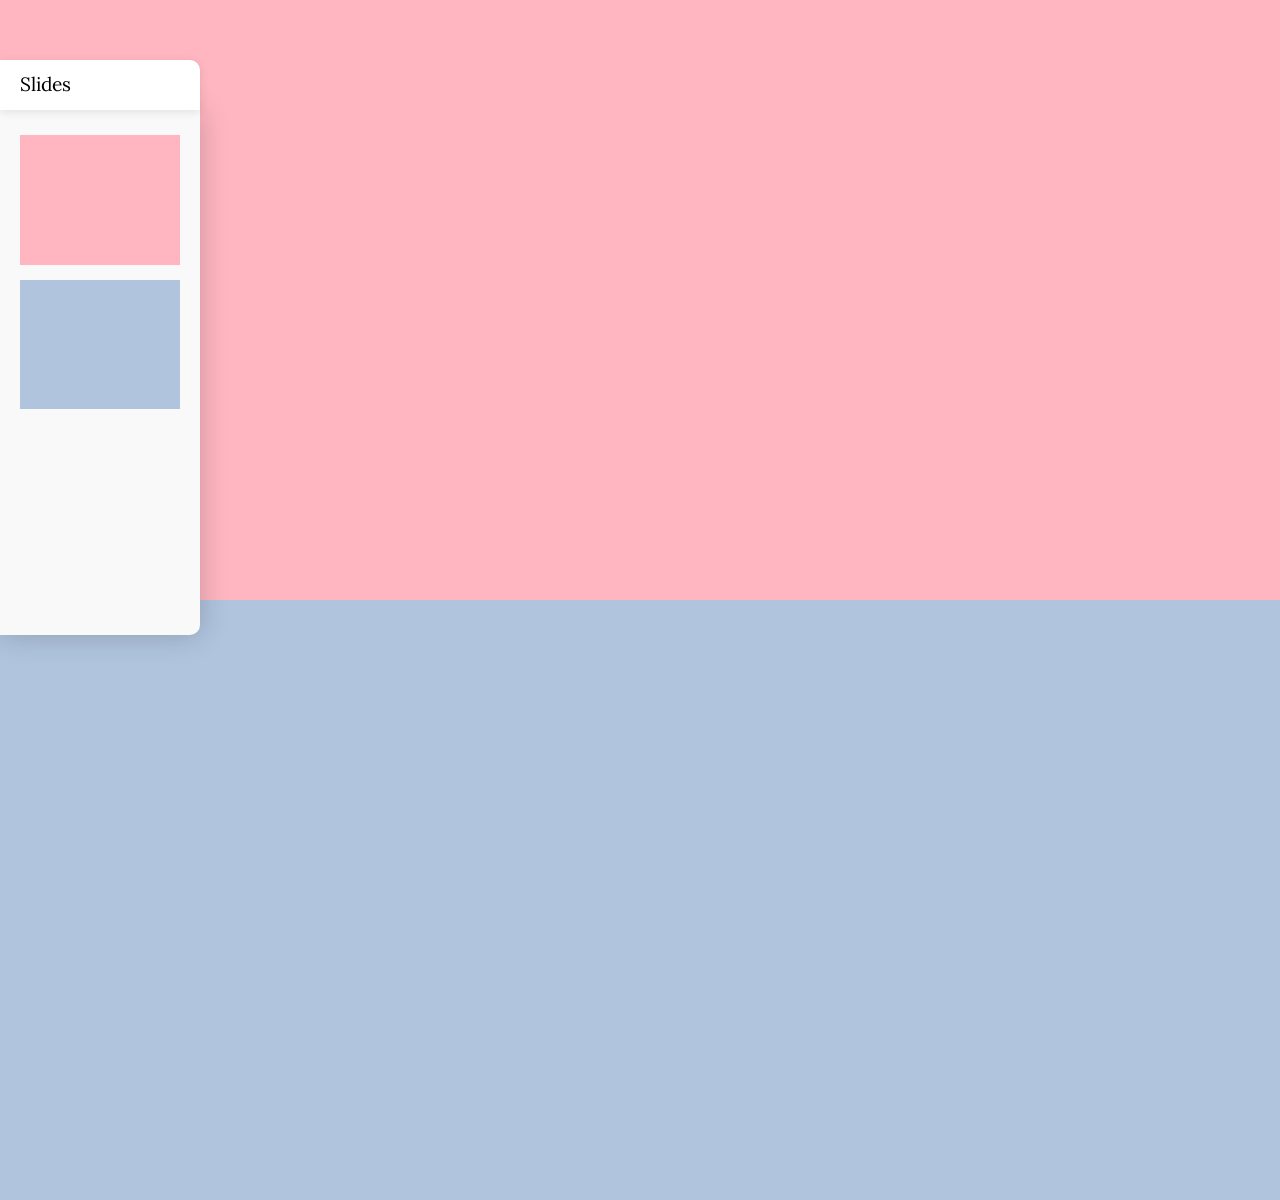
<file: 490/prototypes/index.html>
<!DOCTYPE html>
	<head>
		<title>Prototype</title>
		<link href="https://fonts.googleapis.com/css?family=Lora|Heebo" rel="stylesheet">
		<link href="style.css" rel="stylesheet">

		<script src="https://code.jquery.com/jquery-1.12.4.js"></script>

		<script src="js/jqueryUI/jquery-ui.js"></script>
		<link href="contextmenu/contextMenu.css" rel="stylesheet">
		<script src="contextmenu/contextMenu.js"></script>

		<script>
		var currentlySelected = false;
		var currentSlide;
		var nextSlide;
		</script>

		<script src="js/currentSlide.js"></script>
		<script src="js/addText.js"></script>
	</head>
	<body>
		<h2 id="editor-slides-h2">Slides</h2>
    <div id="editor-slides">
      <div class="slide" id="s1" style="background: lightpink"></div>
      <div class="slide" id="s2" style="background: lightsteelblue"></div>
    </div>

		<h2 id="editor-object-h2">Editor</h2>
    <div id="editor-object">
    </div>

    <div id="content">
      <div class="slide" id="s1" style="background: lightpink"></div>
			<div class="resizeBar"></div>
      <div class="slide" id="s2" style="background: lightsteelblue"></div>
			<div class="resizeBar"></div>
    </div>


		<script>
		var menu = [{
        name: 'Add a heading',
        title: 'Add a heading',
        fun: function () {
					console.log($('.highlight'));
          addText(currentSlide);
        }
    }, {
        name: 'Add a paragraph',
        title: 'Add a paragraph',
        fun: function () {
            addText(currentSlide);
        }
    }];

		// calling context menu
 		$('.slide').contextMenu(menu);
		</script>
  </body>
</html>
</file>
<file: contrast/style.css>
body {
	margin: 0;
	color: #222;
	background: #f2f2f2;
}

nav {
	position: fixed;
	width: 96vw;
	padding: 1em 2vw;
	background: #fff;
	text-align: center;
	border-bottom: 4px double #eee;
	z-index: 100;
}

	nav a, nav a:visited {
		margin-right: 0.5em;
		font: normal 1em/2em "Lora", serif;
		color: #444;
		text-decoration: none;
		letter-spacing: 0.04em;
	}

	nav a:hover { color: #e19c0f; }

	nav a:last-child { margin-right: 0; }

.slide {
	min-height: 94vh;
	padding: 3em 0 2em;
}

.wrap {
	margin: auto;
	padding: 1em;
}

a, a:visited {
	color: #000;
}

p, ol, ul, blockquote {
	position: relative;
	font: normal 1em/2em "Lora", serif;
	letter-spacing: 0.02em;
}

	.big, blockquote { font-size: 1.2em; }

ol, ul { padding: 0 4em; }

	ol li ul li { padding: 0; }

ul li {
	padding: 0 1em 0.5em;
	list-style-type: none;
}

ul li img {
	position: absolute;
	left: 3em;
	width: 25px;
}

h1 {
	margin: 0.8em 0 0.5em;
	font: 700 3em "Poppins", sans-serif;
	color: #000;
	letter-spacing: 0.02em;
	text-align: center;
}

h2 {
	margin: 0.5em 0 2em;
	font: 500 1.1em "Poppins", sans-serif;
	color: #779826;
	text-transform: uppercase;
	letter-spacing: 0.04em;
	text-align: center;
}

h3 {
	margin: 1em auto;
	padding: 0;
	font: 600 1.5em/1.8em "Poppins", sans-serif;
	color: #000;
	letter-spacing: 0.04em;
}

h4 {
	width: 80%;
	margin: 1em auto;
	padding: 0;
	font: 400 italic 1.45em/1.8em "Lora", sans-serif;
	color: #666;
	letter-spacing: 0.04em;
}

img {
	max-width: 100%;
}

.highlight {
	padding: 0 0.25em;
	background: #fff6bc;
	border-bottom: 1px solid #f8d802;
}

.underline {
	color: #000;
	border-bottom: 1px solid #e19c0f;
}

/* SLIDES */
.intro {
	background: #fcfcfc;
	padding: 5em 0 2em;
	border-bottom: 1px solid #eee;
}

.research {
	background: #eadbce;
	border-bottom: 1px solid #e19c0f;
}

.insights {
	background: #d3f3ef;
	border-bottom: 1px solid #d2d9f1;
}

.inspiration {
	background: #fff;
	border-bottom: 1px solid #f0ded3;
}

.design {
	background: #bccc95;
	border-bottom: 1px solid #f2f2f2;
}

@media screen
    and (min-device-width: 460px)
	and (min-width: 460px) {
		.wrap {
			width: 80%;
			max-width: 800px;
		}

		nav a, nav a:visited {
			margin-right: 1.5em;
		}
}

@media screen
    and (min-device-width: 720px)
	and (min-width: 720px) {
		img.small-left {
			float: left;
			margin: 0 40px 10px -20px;
			max-width: 50%;
		}
}
</file>
<file: 490/prototypes/style.css>
body {
  margin: 0;
  padding: 0; }

#editor-slides, #editor-object {
  position: fixed;
  z-index: 1000; }

h2#editor-slides-h2, h2#editor-object-h2 {
  position: fixed;
  display: block;
  z-index: 1001;
  top: 60px;
  height: 30px;
  width: 160px;
  margin: 0;
  padding: 10px 20px;
  background: #fff;
  box-shadow: 0 2px 10px rgba(0, 0, 0, 0.1);
  border-radius: 0 10px 0 0;
  font: normal 1.2em/1.5em "Lora", serif;
}

#editor-slides, #editor-object {
  position: fixed;
  top: 110px;
  height: 55vh;
  width: 160px;
  padding: 10px 20px 20px;
  background: #f9f9f9;
  box-shadow: 0 0 30px rgba(0, 0, 0, 0.2);
  overflow-y: scroll;
  border-radius: 0 0 10px 0; }

#editor-slides .slide {
  height: 14.4vh;
  margin: 15px 0; }

#editor-object, h2#editor-object-h2 {
  right: 0;
  width: 220px;
  border-radius: 10px 0 0 0;
  display: none;
}

#editor-object {
  border-radius: 0 0 0 10px; }

#content .slide {
  position: relative;
  height: 600px;
}

    /* #content .resizeBar, #ghostbar {
      display: block;
      height: 10px;
      width: 100%;
      background: rgba(11, 35, 245, 1);
      cursor: row-resize;
      z-index: 900;
    }

    #ghostbar { background: rgba(0, 0, 0, 0.5); } */

.highlight {
  border: 6px dashed blue;
}

  .box {
  position: relative;
  min-width: 600px;
  padding: 20px;
  border: 2px dotted #fff;
  border-radius: 0 0 8px 8px;
}

.toolbox {
  position: absolute;
  top: -54px;
  left: -2px;
  padding: 10px 0;
  background: #fff;
  color: #444;
  width: 100%;
  height: 30px;
  border: 2px solid #fff;
  border-radius: 8px 8px 0 0;
}

  .icon {
    display: inline-block;
    margin: 0 5px;
    padding: 5px 8px;
    background: #f2f2f2;
    text-align: center;
    border-radius: 2px;
    cursor: pointer;
  }

    .icon:first-child { margin-left: 10px; }
    .icon:last-child { margin-right: 10px; }
    .bold { font-weight: bold; }
    .italic { font-style: italic; }
    .underline { text-decoration: underline; }

input, textarea {
  width: 300px;
  background: none;
  font: normal 1.2em/1.5em "Heebo", serif;
  color: #000;
  border: none;
}

  .input:focus { outline: none }

.textbox {
  display: inline-block;
  border: 3px dotted rgba(0,0,0,0.5);
  cursor: move;
}

/* ACTIVE */
.currentlySelected {
  border: 3px dotted rgba(0,0,0,0.5);
}
/*# sourceMappingURL=style.css.map */
</file>
<file: 490/prototypes/contextmenu/contextMenu.css>
/*
 *contextMenu.js v 1.4.0
 *Author: Sudhanshu Yadav
 *s-yadav.github.com
 *Copyright (c) 2013 Sudhanshu Yadav.
 *Dual licensed under the MIT and GPL licenses
 */
/*Context menu css */
.iw-contextMenu {
  -webkit-box-shadow: 1px 1px 2px rgba(0, 0, 0, 0.2);
  -moz-box-shadow: 1px 1px 2px rgba(0, 0, 0, 0.2);
  box-shadow: 1px 1px 2px rgba(0, 0, 0, 0.2);
  border: 1px solid #E6E6E6;
  display: none;
  z-index: 2000;

  font: normal 1.2em/1.5em "Heebo", sans-serif;
  border: none;
  box-shadow: 0 0 30px rgba(0,0,0,0.1);
}
.iw-cm-menu {
  background: #F4F4F4;
  color: #333;
  margin: 0px;
  padding: 0px;
}
.iw-cm-menu li {
  list-style: none;
  padding: 3px;
  padding-left: 15px;
  padding-right: 15px;
  border-bottom: 1px solid #CCC;
  background: #f2f2f2;
  cursor: pointer;
  position: relative;
}

.iw-cm-menu li:hover {
  background: #fff;
}

.iw-mOverlay {
  position: absolute;
  width: 100%;
  height: 100%;
  top: 0px;
  left: 0px;
  background: #f2f2f2;
  opacity: .5;
}
.iw-contextMenu li.iw-mDisable {
  opacity: .3;
}
.iw-mSelected {
  background-color: #fff;
  color: #000;
}
.iw-cm-arrow-right {
  width: 0;
  height: 0;
  border-top: 5px solid transparent;
  border-bottom: 5px solid transparent;
  border-left: 5px solid #333333;
  position: absolute;
  right: 3px;
  top: 50%;
  margin-top: -3px;
}
.iw-mSelected > .iw-cm-arrow-right {
  border-left: 5px solid #FFF;
}
.iw-mIcon {
  width: 20px;
  height: 20px;
  left: 0px;
  top: 3px;
  position: absolute;
}
/*context menu css end */
</file>
